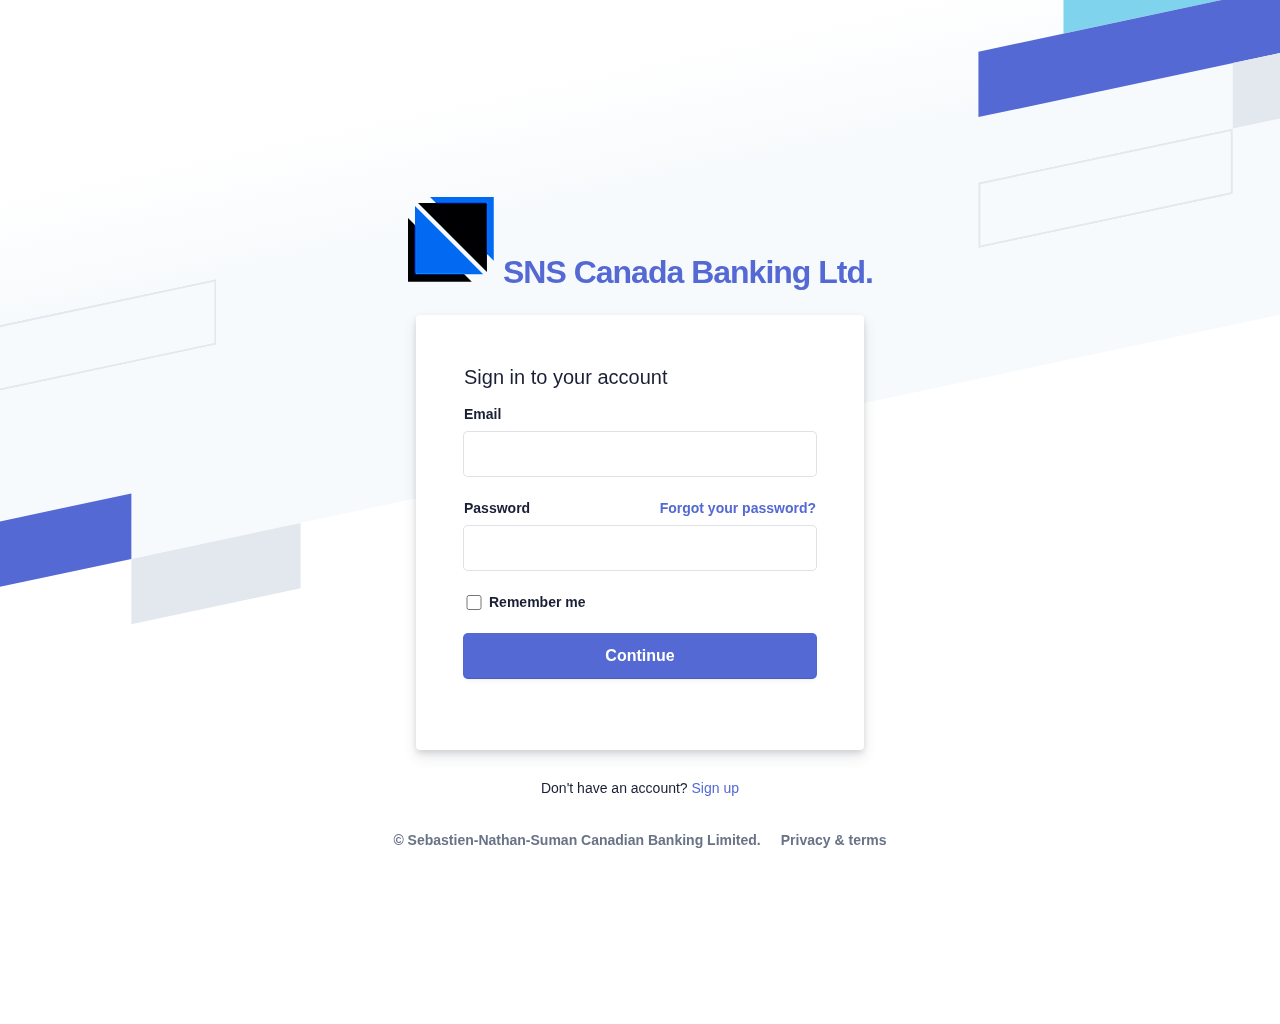
<file: index.html>
<!DOCTYPE html>
<html lang="en">

<head>
    <meta charset="UTF-8">
    <meta name="viewport" content="width=device-width, initial-scale=1">

    <title>SNS Banking Limited</title>
    <link rel="icon" href="Logo%20Mini.png">

    <!--Bootstrap CDN-->
    <script src="https://ajax.googleapis.com/ajax/libs/jquery/3.5.1/jquery.min.js"></script>
    <link href="https://cdn.jsdelivr.net/npm/bootstrap@5.1.0/dist/css/bootstrap.min.css" rel="stylesheet" integrity="sha384-KyZXEAg3QhqLMpG8r+8fhAXLRk2vvoC2f3B09zVXn8CA5QIVfZOJ3BCsw2P0p/We" crossorigin="anonymous">
    <script src="https://cdn.jsdelivr.net/npm/bootstrap@5.1.0/dist/js/bootstrap.bundle.min.js" integrity="sha384-U1DAWAznBHeqEIlVSCgzq+c9gqGAJn5c/t99JyeKa9xxaYpSvHU5awsuZVVFIhvj" crossorigin="anonymous"></script>

    <link rel="stylesheet" href="main.css">
    <!--Login Form CSS - custom-->
    <link rel="stylesheet" href="login_form.css">
</head>

<body>
    <div id="welcomePopup" class="modal fade" tabindex="-1">
        <div class="modal-dialog modal-dialog-centered">
            <div class="modal-content">
                <div class="modal-header">
                    <img src="Logo%20Mini.png" style="margin: auto; display: block;">
                </div>
                <div class="modal-body">

                    <p>Welcome to SNS Banking Limited.</p>
                </div>
                <div class="modal-footer">
                    <button type="button" class="btn btn-secondary" data-bs-dismiss="modal">Close</button>
                </div>
            </div>
        </div>
    </div>
    <!--Script-->
    <script type="text/javascript" src="welcomePopup.js">
    </script>

    <div class="login-root">
        <div class="box-root flex-flex flex-direction--column" style="min-height: 100vh;flex-grow: 1;">
            <div class="loginbackground box-background--white padding-top--64">
                <div class="loginbackground-gridContainer">
                    <div class="box-root flex-flex" style="grid-area: top / start / 8 / end;">
                        <div class="box-root" style="background-image: linear-gradient(white 0%, rgb(247, 250, 252) 33%); flex-grow: 1;">
                        </div>
                    </div>
                    <div class="box-root flex-flex" style="grid-area: 4 / 2 / auto / 5;">
                        <div class="box-root box-divider--light-all-2 animationLeftRight tans3s" style="flex-grow: 1;"></div>
                    </div>
                    <div class="box-root flex-flex" style="grid-area: 6 / start / auto / 2;">
                        <div class="box-root box-background--blue800" style="flex-grow: 1;"></div>
                    </div>
                    <div class="box-root flex-flex" style="grid-area: 7 / start / auto / 4;">
                        <div class="box-root box-background--blue animationLeftRight" style="flex-grow: 1;"></div>
                    </div>
                    <div class="box-root flex-flex" style="grid-area: 8 / 4 / auto / 6;">
                        <div class="box-root box-background--gray100 animationLeftRight tans3s" style="flex-grow: 1;"></div>
                    </div>
                    <div class="box-root flex-flex" style="grid-area: 2 / 15 / auto / end;">
                        <div class="box-root box-background--cyan200 animationRightLeft tans4s" style="flex-grow: 1;"></div>
                    </div>
                    <div class="box-root flex-flex" style="grid-area: 3 / 14 / auto / end;">
                        <div class="box-root box-background--blue animationRightLeft" style="flex-grow: 1;"></div>
                    </div>
                    <div class="box-root flex-flex" style="grid-area: 4 / 17 / auto / 20;">
                        <div class="box-root box-background--gray100 animationRightLeft tans4s" style="flex-grow: 1;"></div>
                    </div>
                    <div class="box-root flex-flex" style="grid-area: 5 / 14 / auto / 17;">
                        <div class="box-root box-divider--light-all-2 animationRightLeft tans3s" style="flex-grow: 1;"></div>
                    </div>
                </div>
            </div>
            <div class="box-root padding-top--24 flex-flex flex-direction--column" style="flex-grow: 1; z-index: 9;">
                <div class="box-root padding-top--48 padding-bottom--24 flex-flex flex-justifyContent--center">
                    <h1>
                        <img src="./Logo%20Mini.png">
                        <a href="#" rel="dofollow">SNS Canada Banking Ltd.</a>
                    </h1>
                </div>
                <div class="formbg-outer">
                    <div class="formbg">
                        <div class="formbg-inner padding-horizontal--48">
                            <span class="padding-bottom--15">Sign in to your account</span>
                            <form id="stripe-login" action="dashboard.html">
                                <div class="field padding-bottom--24">
                                    <label for="email">Email</label>
                                    <input type="email" name="email">
                                </div>
                                <div class="field padding-bottom--24">
                                    <div class="grid--50-50">
                                        <label for="password">Password</label>
                                        <div class="reset-pass">
                                            <a href="#">Forgot your password?</a>
                                        </div>
                                    </div>
                                    <input type="password" name="password">
                                </div>
                                <div class="field field-checkbox padding-bottom--24 flex-flex align-center">
                                    <label for="checkbox">
                                        <input type="checkbox" name="checkbox"> Remember me
                                    </label>
                                </div>
                                <div class="field padding-bottom--24">
                                    <input type="submit" name="submit" value="Continue">
                                </div>
                            </form>
                        </div>
                    </div>
                    <div class="footer-link padding-top--24">
                        <span>Don't have an account? <a href="signup_form.html">Sign up</a></span>
                        <div class="listing padding-top--24 padding-bottom--24 flex-flex center-center">
                            <span><a href="./index.html">© Sebastien-Nathan-Suman Canadian Banking Limited.</a></span>
                            <span><a href="tnc.html">Privacy & terms</a></span>
                        </div>
                    </div>
                </div>
            </div>
        </div>
    </div>
</body>
</html>
</file>
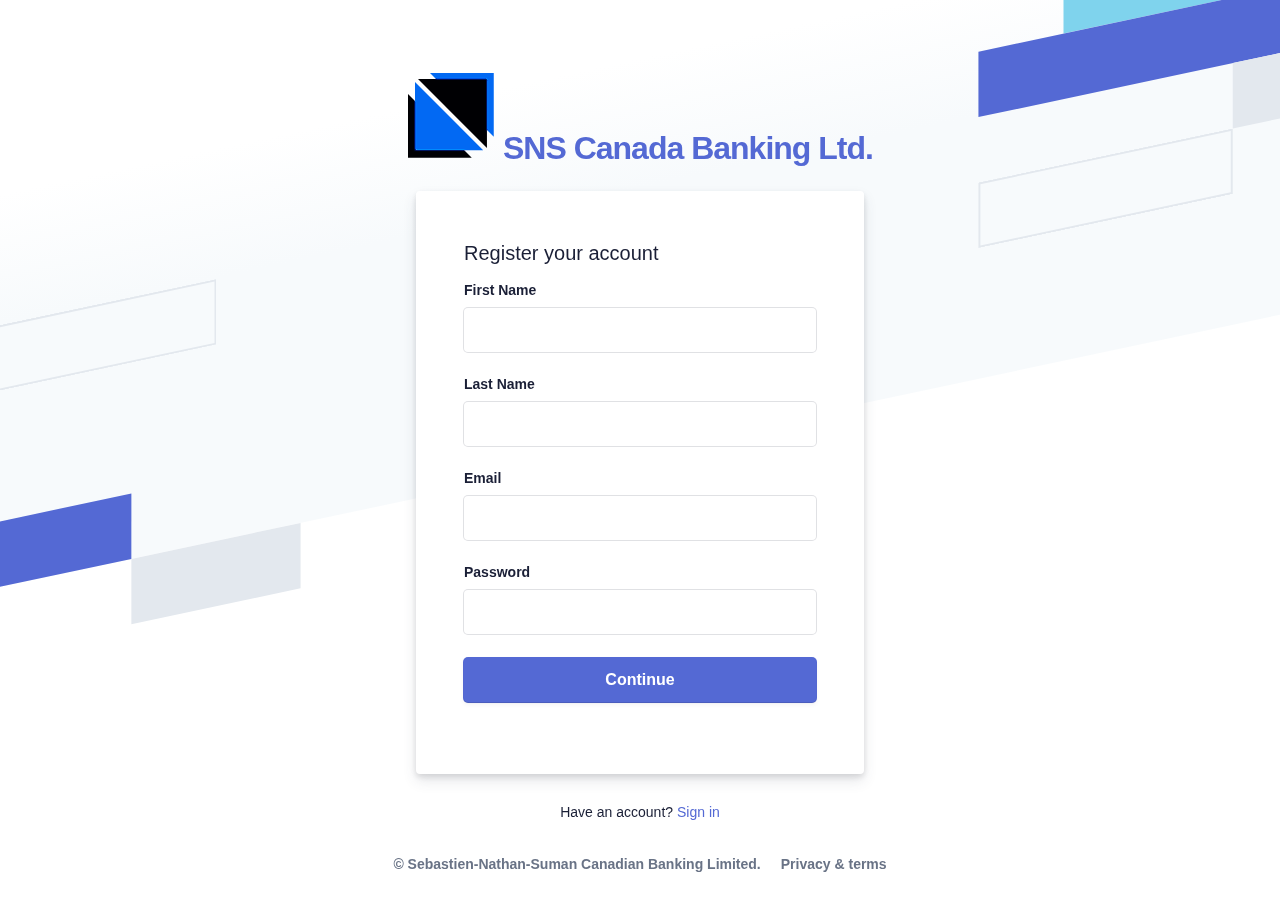
<file: signup_form.html>
<!DOCTYPE html>
<html lang="en">
<head>
    <meta charset="UTF-8">
    <meta name="viewport" content="width=device-width, initial-scale=1">

    <title>SNS Banking Limited</title>
    <link rel="icon" href="Logo%20Mini.png">

    <!--Bootstrap CDN-->
    <script src="https://ajax.googleapis.com/ajax/libs/jquery/3.5.1/jquery.min.js"></script>
    <link href="https://cdn.jsdelivr.net/npm/bootstrap@5.1.0/dist/css/bootstrap.min.css" rel="stylesheet" integrity="sha384-KyZXEAg3QhqLMpG8r+8fhAXLRk2vvoC2f3B09zVXn8CA5QIVfZOJ3BCsw2P0p/We" crossorigin="anonymous">
    <script src="https://cdn.jsdelivr.net/npm/bootstrap@5.1.0/dist/js/bootstrap.bundle.min.js" integrity="sha384-U1DAWAznBHeqEIlVSCgzq+c9gqGAJn5c/t99JyeKa9xxaYpSvHU5awsuZVVFIhvj" crossorigin="anonymous"></script>

    <link rel="stylesheet" href="main.css">
    <!--Login Form CSS - custom-->
    <link rel="stylesheet" href="signup_form.css">
    <link rel="stylesheet" href="login_form.css">
</head>
<body>
<div class="login-root">
    <div class="box-root flex-flex flex-direction--column" style="min-height: 100vh;flex-grow: 1;">
        <div class="loginbackground box-background--white padding-top--64">
            <div class="loginbackground-gridContainer">
                <div class="box-root flex-flex" style="grid-area: top / start / 8 / end;">
                    <div class="box-root" style="background-image: linear-gradient(white 0%, rgb(247, 250, 252) 33%); flex-grow: 1;">
                    </div>
                </div>
                <div class="box-root flex-flex" style="grid-area: 4 / 2 / auto / 5;">
                    <div class="box-root box-divider--light-all-2 animationLeftRight tans3s" style="flex-grow: 1;"></div>
                </div>
                <div class="box-root flex-flex" style="grid-area: 6 / start / auto / 2;">
                    <div class="box-root box-background--blue800" style="flex-grow: 1;"></div>
                </div>
                <div class="box-root flex-flex" style="grid-area: 7 / start / auto / 4;">
                    <div class="box-root box-background--blue animationLeftRight" style="flex-grow: 1;"></div>
                </div>
                <div class="box-root flex-flex" style="grid-area: 8 / 4 / auto / 6;">
                    <div class="box-root box-background--gray100 animationLeftRight tans3s" style="flex-grow: 1;"></div>
                </div>
                <div class="box-root flex-flex" style="grid-area: 2 / 15 / auto / end;">
                    <div class="box-root box-background--cyan200 animationRightLeft tans4s" style="flex-grow: 1;"></div>
                </div>
                <div class="box-root flex-flex" style="grid-area: 3 / 14 / auto / end;">
                    <div class="box-root box-background--blue animationRightLeft" style="flex-grow: 1;"></div>
                </div>
                <div class="box-root flex-flex" style="grid-area: 4 / 17 / auto / 20;">
                    <div class="box-root box-background--gray100 animationRightLeft tans4s" style="flex-grow: 1;"></div>
                </div>
                <div class="box-root flex-flex" style="grid-area: 5 / 14 / auto / 17;">
                    <div class="box-root box-divider--light-all-2 animationRightLeft tans3s" style="flex-grow: 1;"></div>
                </div>
            </div>
        </div>
        <div class="box-root padding-top--24 flex-flex flex-direction--column" style="flex-grow: 1; z-index: 9;">
            <div class="box-root padding-top--48 padding-bottom--24 flex-flex flex-justifyContent--center">
                <h1>
                    <img src="./Logo%20Mini.png">
                    <a href="#" rel="dofollow">SNS Canada Banking Ltd.</a>
                </h1>
            </div>
            <div class="formbg-outer">
                <div class="formbg">
                    <div class="formbg-inner padding-horizontal--48">
                        <span class="padding-bottom--15">Register your account</span>
                        <form id="stripe-login" action="signup_successful.html">
                            <div class="field padding-bottom--24">
                                <label for="fname">First Name</label>
                                <input type="text" name="fname">
                            </div>
                            <div class="field padding-bottom--24">
                                <label for="lname">Last Name</label>
                                <input type="email" name="lname">
                            </div>
                            <div class="field padding-bottom--24">
                                <label for="email">Email</label>
                                <input type="email" name="email">
                            </div>
                            <div class="field padding-bottom--24">
                                <div class="grid--50-50">
                                    <label for="password">Password</label>
                                </div>
                                <input type="password" name="password">
                            </div>
                            <div class="field padding-bottom--24">
                                <input type="submit" name="submit" value="Continue">
                            </div>
                        </form>
                    </div>
                </div>
                <div class="footer-link padding-top--24">
                    <span>Have an account? <a href="index.html">Sign in</a></span>
                    <div class="listing padding-top--24 padding-bottom--24 flex-flex center-center">
                        <span><a href="./index.html">© Sebastien-Nathan-Suman Canadian Banking Limited.</a></span>
                        <span><a href="tnc.html">Privacy & terms</a></span>
                    </div>
                </div>
            </div>
        </div>
    </div>
</div>
</body>
</html>
</file>
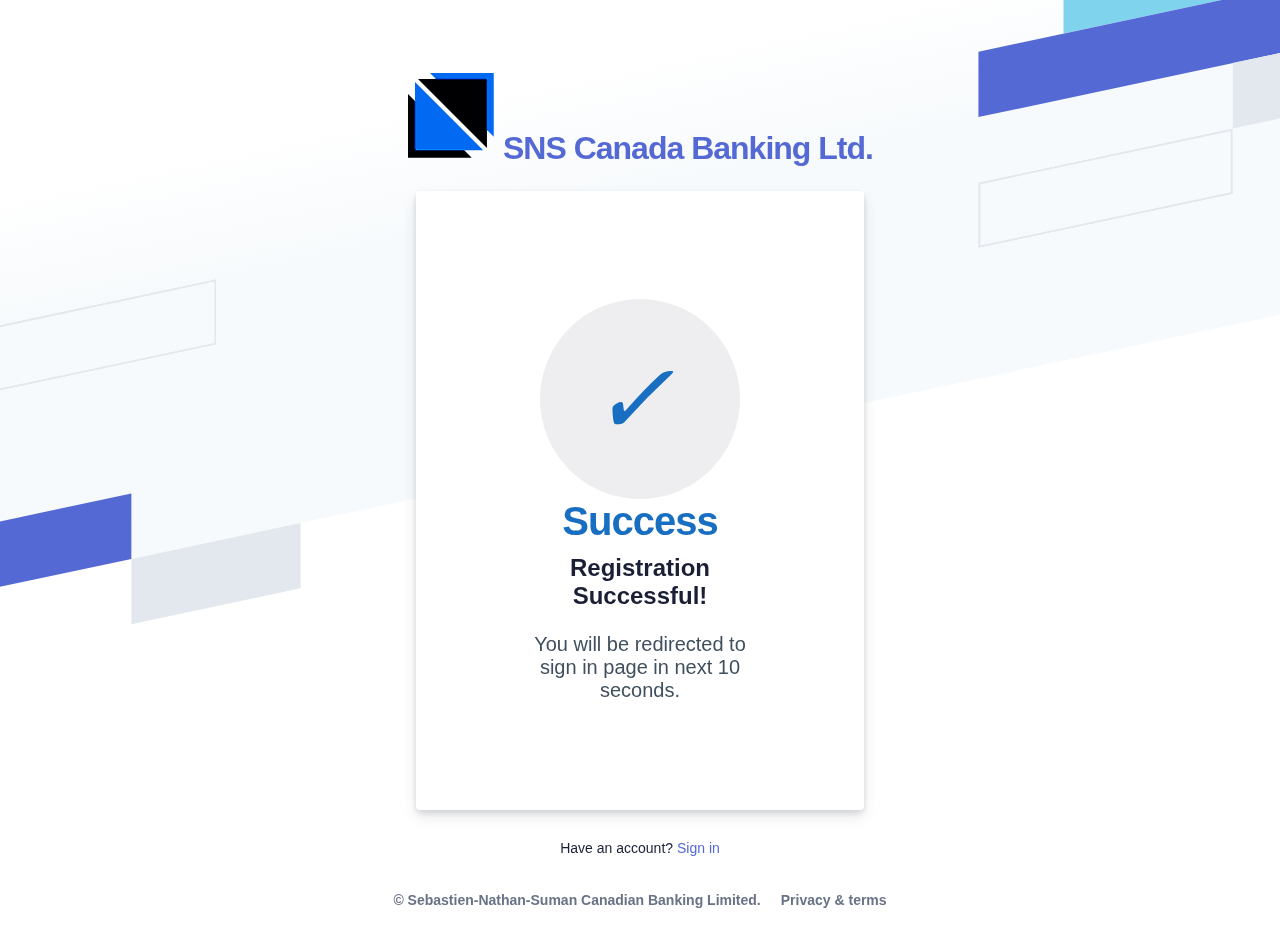
<file: signup_successful.html>
<!DOCTYPE html>
<html lang="en">
<head>
    <meta charset="UTF-8">
    <meta name="viewport" content="width=device-width, initial-scale=1">

    <meta http-equiv = "refresh" content = "10; url = index.html" />

    <title>SNS Banking Limited</title>
    <link rel="icon" href="Logo%20Mini.png">

    <!--Bootstrap CDN-->
    <script src="https://ajax.googleapis.com/ajax/libs/jquery/3.5.1/jquery.min.js"></script>
    <link href="https://cdn.jsdelivr.net/npm/bootstrap@5.1.0/dist/css/bootstrap.min.css" rel="stylesheet" integrity="sha384-KyZXEAg3QhqLMpG8r+8fhAXLRk2vvoC2f3B09zVXn8CA5QIVfZOJ3BCsw2P0p/We" crossorigin="anonymous">
    <script src="https://cdn.jsdelivr.net/npm/bootstrap@5.1.0/dist/js/bootstrap.bundle.min.js" integrity="sha384-U1DAWAznBHeqEIlVSCgzq+c9gqGAJn5c/t99JyeKa9xxaYpSvHU5awsuZVVFIhvj" crossorigin="anonymous"></script>

    <link rel="stylesheet" href="main.css">
    <!--Login Form CSS - custom-->
    <link rel="stylesheet" href="signup_form.css">
    <link rel="stylesheet" href="login_form.css">
    <link rel="stylesheet" href="success_card.css">
</head>
<body>
    <div class="login-root">
        <div class="box-root flex-flex flex-direction--column" style="min-height: 100vh;flex-grow: 1;">
            <div class="loginbackground box-background--white padding-top--64">
                <div class="loginbackground-gridContainer">
                    <div class="box-root flex-flex" style="grid-area: top / start / 8 / end;">
                        <div class="box-root" style="background-image: linear-gradient(white 0%, rgb(247, 250, 252) 33%); flex-grow: 1;">
                        </div>
                    </div>
                    <div class="box-root flex-flex" style="grid-area: 4 / 2 / auto / 5;">
                        <div class="box-root box-divider--light-all-2 animationLeftRight tans3s" style="flex-grow: 1;"></div>
                    </div>
                    <div class="box-root flex-flex" style="grid-area: 6 / start / auto / 2;">
                        <div class="box-root box-background--blue800" style="flex-grow: 1;"></div>
                    </div>
                    <div class="box-root flex-flex" style="grid-area: 7 / start / auto / 4;">
                        <div class="box-root box-background--blue animationLeftRight" style="flex-grow: 1;"></div>
                    </div>
                    <div class="box-root flex-flex" style="grid-area: 8 / 4 / auto / 6;">
                        <div class="box-root box-background--gray100 animationLeftRight tans3s" style="flex-grow: 1;"></div>
                    </div>
                    <div class="box-root flex-flex" style="grid-area: 2 / 15 / auto / end;">
                        <div class="box-root box-background--cyan200 animationRightLeft tans4s" style="flex-grow: 1;"></div>
                    </div>
                    <div class="box-root flex-flex" style="grid-area: 3 / 14 / auto / end;">
                        <div class="box-root box-background--blue animationRightLeft" style="flex-grow: 1;"></div>
                    </div>
                    <div class="box-root flex-flex" style="grid-area: 4 / 17 / auto / 20;">
                        <div class="box-root box-background--gray100 animationRightLeft tans4s" style="flex-grow: 1;"></div>
                    </div>
                    <div class="box-root flex-flex" style="grid-area: 5 / 14 / auto / 17;">
                        <div class="box-root box-divider--light-all-2 animationRightLeft tans3s" style="flex-grow: 1;"></div>
                    </div>
                </div>
            </div>
            <div class="box-root padding-top--24 flex-flex flex-direction--column" style="flex-grow: 1; z-index: 9;">
                <div class="box-root padding-top--48 padding-bottom--24 flex-flex flex-justifyContent--center">
                    <h1>
                        <img src="./Logo%20Mini.png">
                        <a href="#" rel="dofollow">SNS Canada Banking Ltd.</a>
                    </h1>
                </div>
                <div class="formbg-outer">
                    <div class="formbg">
                        <div class="formbg-inner padding-horizontal--48">
                            <div id="card">
                                <div style="border-radius:200px; height:200px; width:200px; background: rgba(14,7,28,0.07); margin:0 auto;">
                                    <i id="success-card-i" class="checkmark">&#10003;</i>
                                </div>
                                <h1 id="success-card-h1">Success</h1>
                                <p id="success-card-p">
                                    <b><span style="font-size: x-large;">Registration Successful!</span> </b>
                                    <br> You will be redirected to sign in page in next 10 seconds.
                                </p>
                            </div>
                        </div>
                    </div>
                    <div class="footer-link padding-top--24">
                        <span>Have an account? <a href="index.html">Sign in</a></span>
                        <div class="listing padding-top--24 padding-bottom--24 flex-flex center-center">
                            <span><a href="./index.html">© Sebastien-Nathan-Suman Canadian Banking Limited.</a></span>
                            <span><a href="tnc.html">Privacy & terms</a></span>
                        </div>
                    </div>
                </div>
            </div>
        </div>
    </div>
</body>
</html>
</file>
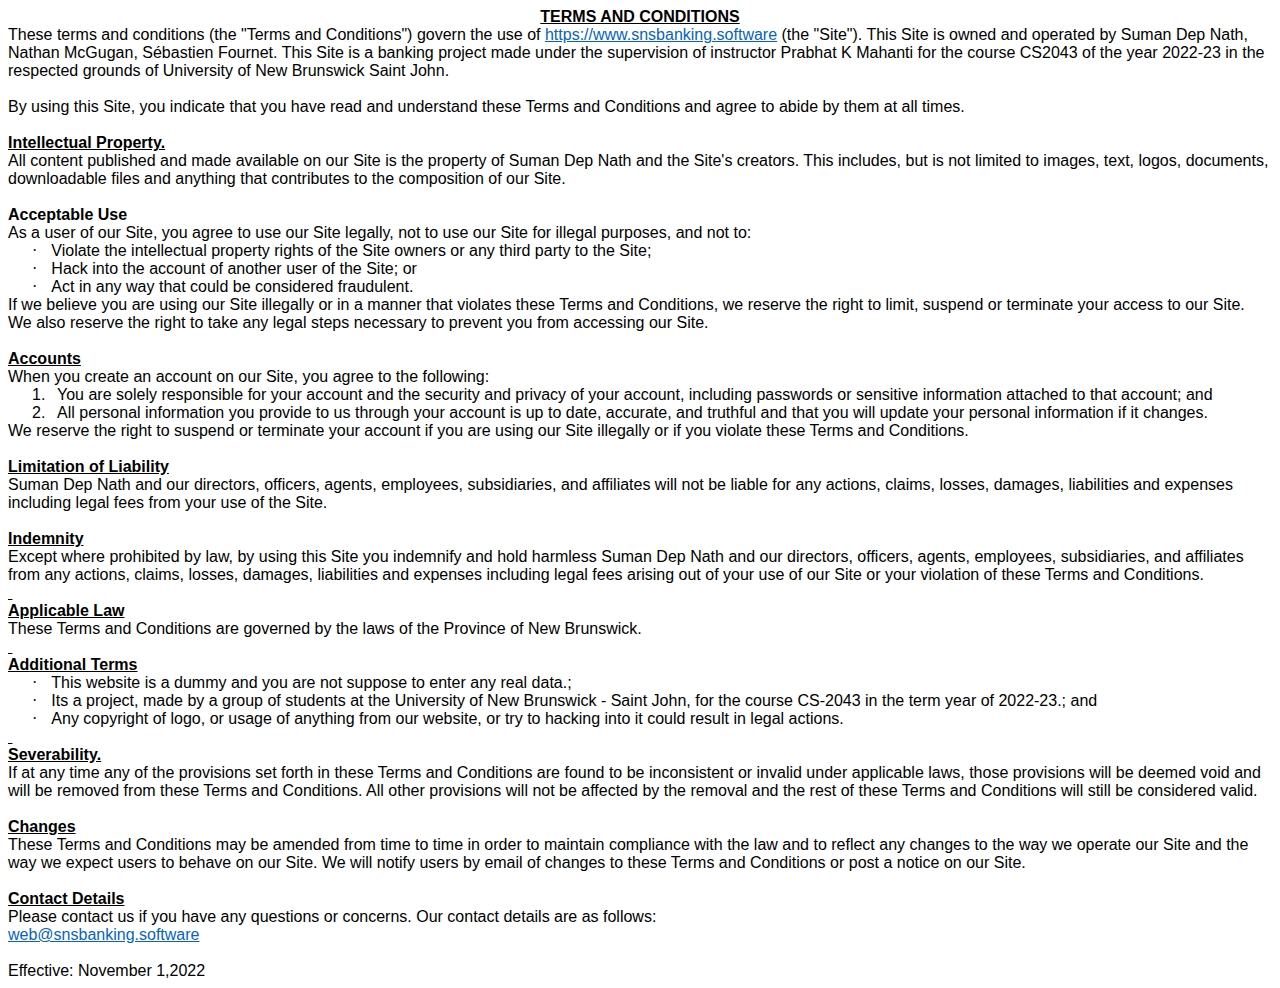
<file: tnc.html>
<html xmlns:o="urn:schemas-microsoft-com:office:office"
xmlns:w="urn:schemas-microsoft-com:office:word"
xmlns:m="http://schemas.microsoft.com/office/2004/12/omml"
xmlns="http://www.w3.org/TR/REC-html40">

<head>
<meta http-equiv=Content-Type content="text/html; charset=utf-8">
<meta name=ProgId content=Word.Document>
<meta name=Generator content="Microsoft Word 15">
<meta name=Originator content="Microsoft Word 15">
<link rel=File-List href="TERMS%20AND%20CONDITIONS.fld/filelist.xml">
<!--[if gte mso 9]><xml>
 <o:DocumentProperties>
  <o:Author>Suman Dep Nath</o:Author>
  <o:LastAuthor>Suman Dep Nath</o:LastAuthor>
  <o:Revision>2</o:Revision>
  <o:TotalTime>6</o:TotalTime>
  <o:Created>2022-11-30T15:55:00Z</o:Created>
  <o:LastSaved>2022-11-30T15:55:00Z</o:LastSaved>
  <o:Pages>1</o:Pages>
  <o:Words>602</o:Words>
  <o:Characters>3436</o:Characters>
  <o:Lines>28</o:Lines>
  <o:Paragraphs>8</o:Paragraphs>
  <o:CharactersWithSpaces>4030</o:CharactersWithSpaces>
  <o:Version>16.00</o:Version>
 </o:DocumentProperties>
 <o:OfficeDocumentSettings>
  <o:AllowPNG/>
 </o:OfficeDocumentSettings>
</xml><![endif]-->
<link rel=themeData href="TERMS%20AND%20CONDITIONS.fld/themedata.thmx">
<link rel=colorSchemeMapping
href="TERMS%20AND%20CONDITIONS.fld/colorschememapping.xml">
<!--[if gte mso 9]><xml>
 <w:WordDocument>
  <w:SpellingState>Clean</w:SpellingState>
  <w:GrammarState>Clean</w:GrammarState>
  <w:TrackMoves>false</w:TrackMoves>
  <w:TrackFormatting/>
  <w:PunctuationKerning/>
  <w:ValidateAgainstSchemas/>
  <w:SaveIfXMLInvalid>false</w:SaveIfXMLInvalid>
  <w:IgnoreMixedContent>false</w:IgnoreMixedContent>
  <w:AlwaysShowPlaceholderText>false</w:AlwaysShowPlaceholderText>
  <w:DoNotPromoteQF/>
  <w:LidThemeOther>EN-CA</w:LidThemeOther>
  <w:LidThemeAsian>X-NONE</w:LidThemeAsian>
  <w:LidThemeComplexScript>X-NONE</w:LidThemeComplexScript>
  <w:Compatibility>
   <w:BreakWrappedTables/>
   <w:SnapToGridInCell/>
   <w:WrapTextWithPunct/>
   <w:UseAsianBreakRules/>
   <w:DontGrowAutofit/>
   <w:SplitPgBreakAndParaMark/>
   <w:EnableOpenTypeKerning/>
   <w:DontFlipMirrorIndents/>
   <w:OverrideTableStyleHps/>
  </w:Compatibility>
  <m:mathPr>
   <m:mathFont m:val="Cambria Math"/>
   <m:brkBin m:val="before"/>
   <m:brkBinSub m:val="&#45;-"/>
   <m:smallFrac m:val="off"/>
   <m:dispDef/>
   <m:lMargin m:val="0"/>
   <m:rMargin m:val="0"/>
   <m:defJc m:val="centerGroup"/>
   <m:wrapIndent m:val="1440"/>
   <m:intLim m:val="subSup"/>
   <m:naryLim m:val="undOvr"/>
  </m:mathPr></w:WordDocument>
</xml><![endif]--><!--[if gte mso 9]><xml>
 <w:LatentStyles DefLockedState="false" DefUnhideWhenUsed="false"
  DefSemiHidden="false" DefQFormat="false" DefPriority="99"
  LatentStyleCount="376">
  <w:LsdException Locked="false" Priority="0" QFormat="true" Name="Normal"/>
  <w:LsdException Locked="false" Priority="9" QFormat="true" Name="heading 1"/>
  <w:LsdException Locked="false" Priority="9" SemiHidden="true"
   UnhideWhenUsed="true" QFormat="true" Name="heading 2"/>
  <w:LsdException Locked="false" Priority="9" SemiHidden="true"
   UnhideWhenUsed="true" QFormat="true" Name="heading 3"/>
  <w:LsdException Locked="false" Priority="9" SemiHidden="true"
   UnhideWhenUsed="true" QFormat="true" Name="heading 4"/>
  <w:LsdException Locked="false" Priority="9" SemiHidden="true"
   UnhideWhenUsed="true" QFormat="true" Name="heading 5"/>
  <w:LsdException Locked="false" Priority="9" SemiHidden="true"
   UnhideWhenUsed="true" QFormat="true" Name="heading 6"/>
  <w:LsdException Locked="false" Priority="9" SemiHidden="true"
   UnhideWhenUsed="true" QFormat="true" Name="heading 7"/>
  <w:LsdException Locked="false" Priority="9" SemiHidden="true"
   UnhideWhenUsed="true" QFormat="true" Name="heading 8"/>
  <w:LsdException Locked="false" Priority="9" SemiHidden="true"
   UnhideWhenUsed="true" QFormat="true" Name="heading 9"/>
  <w:LsdException Locked="false" SemiHidden="true" UnhideWhenUsed="true"
   Name="index 1"/>
  <w:LsdException Locked="false" SemiHidden="true" UnhideWhenUsed="true"
   Name="index 2"/>
  <w:LsdException Locked="false" SemiHidden="true" UnhideWhenUsed="true"
   Name="index 3"/>
  <w:LsdException Locked="false" SemiHidden="true" UnhideWhenUsed="true"
   Name="index 4"/>
  <w:LsdException Locked="false" SemiHidden="true" UnhideWhenUsed="true"
   Name="index 5"/>
  <w:LsdException Locked="false" SemiHidden="true" UnhideWhenUsed="true"
   Name="index 6"/>
  <w:LsdException Locked="false" SemiHidden="true" UnhideWhenUsed="true"
   Name="index 7"/>
  <w:LsdException Locked="false" SemiHidden="true" UnhideWhenUsed="true"
   Name="index 8"/>
  <w:LsdException Locked="false" SemiHidden="true" UnhideWhenUsed="true"
   Name="index 9"/>
  <w:LsdException Locked="false" Priority="39" SemiHidden="true"
   UnhideWhenUsed="true" Name="toc 1"/>
  <w:LsdException Locked="false" Priority="39" SemiHidden="true"
   UnhideWhenUsed="true" Name="toc 2"/>
  <w:LsdException Locked="false" Priority="39" SemiHidden="true"
   UnhideWhenUsed="true" Name="toc 3"/>
  <w:LsdException Locked="false" Priority="39" SemiHidden="true"
   UnhideWhenUsed="true" Name="toc 4"/>
  <w:LsdException Locked="false" Priority="39" SemiHidden="true"
   UnhideWhenUsed="true" Name="toc 5"/>
  <w:LsdException Locked="false" Priority="39" SemiHidden="true"
   UnhideWhenUsed="true" Name="toc 6"/>
  <w:LsdException Locked="false" Priority="39" SemiHidden="true"
   UnhideWhenUsed="true" Name="toc 7"/>
  <w:LsdException Locked="false" Priority="39" SemiHidden="true"
   UnhideWhenUsed="true" Name="toc 8"/>
  <w:LsdException Locked="false" Priority="39" SemiHidden="true"
   UnhideWhenUsed="true" Name="toc 9"/>
  <w:LsdException Locked="false" SemiHidden="true" UnhideWhenUsed="true"
   Name="Normal Indent"/>
  <w:LsdException Locked="false" SemiHidden="true" UnhideWhenUsed="true"
   Name="footnote text"/>
  <w:LsdException Locked="false" SemiHidden="true" UnhideWhenUsed="true"
   Name="annotation text"/>
  <w:LsdException Locked="false" SemiHidden="true" UnhideWhenUsed="true"
   Name="header"/>
  <w:LsdException Locked="false" SemiHidden="true" UnhideWhenUsed="true"
   Name="footer"/>
  <w:LsdException Locked="false" SemiHidden="true" UnhideWhenUsed="true"
   Name="index heading"/>
  <w:LsdException Locked="false" Priority="35" SemiHidden="true"
   UnhideWhenUsed="true" QFormat="true" Name="caption"/>
  <w:LsdException Locked="false" SemiHidden="true" UnhideWhenUsed="true"
   Name="table of figures"/>
  <w:LsdException Locked="false" SemiHidden="true" UnhideWhenUsed="true"
   Name="envelope address"/>
  <w:LsdException Locked="false" SemiHidden="true" UnhideWhenUsed="true"
   Name="envelope return"/>
  <w:LsdException Locked="false" SemiHidden="true" UnhideWhenUsed="true"
   Name="footnote reference"/>
  <w:LsdException Locked="false" SemiHidden="true" UnhideWhenUsed="true"
   Name="annotation reference"/>
  <w:LsdException Locked="false" SemiHidden="true" UnhideWhenUsed="true"
   Name="line number"/>
  <w:LsdException Locked="false" SemiHidden="true" UnhideWhenUsed="true"
   Name="page number"/>
  <w:LsdException Locked="false" SemiHidden="true" UnhideWhenUsed="true"
   Name="endnote reference"/>
  <w:LsdException Locked="false" SemiHidden="true" UnhideWhenUsed="true"
   Name="endnote text"/>
  <w:LsdException Locked="false" SemiHidden="true" UnhideWhenUsed="true"
   Name="table of authorities"/>
  <w:LsdException Locked="false" SemiHidden="true" UnhideWhenUsed="true"
   Name="macro"/>
  <w:LsdException Locked="false" SemiHidden="true" UnhideWhenUsed="true"
   Name="toa heading"/>
  <w:LsdException Locked="false" SemiHidden="true" UnhideWhenUsed="true"
   Name="List"/>
  <w:LsdException Locked="false" SemiHidden="true" UnhideWhenUsed="true"
   Name="List Bullet"/>
  <w:LsdException Locked="false" SemiHidden="true" UnhideWhenUsed="true"
   Name="List Number"/>
  <w:LsdException Locked="false" SemiHidden="true" UnhideWhenUsed="true"
   Name="List 2"/>
  <w:LsdException Locked="false" SemiHidden="true" UnhideWhenUsed="true"
   Name="List 3"/>
  <w:LsdException Locked="false" SemiHidden="true" UnhideWhenUsed="true"
   Name="List 4"/>
  <w:LsdException Locked="false" SemiHidden="true" UnhideWhenUsed="true"
   Name="List 5"/>
  <w:LsdException Locked="false" SemiHidden="true" UnhideWhenUsed="true"
   Name="List Bullet 2"/>
  <w:LsdException Locked="false" SemiHidden="true" UnhideWhenUsed="true"
   Name="List Bullet 3"/>
  <w:LsdException Locked="false" SemiHidden="true" UnhideWhenUsed="true"
   Name="List Bullet 4"/>
  <w:LsdException Locked="false" SemiHidden="true" UnhideWhenUsed="true"
   Name="List Bullet 5"/>
  <w:LsdException Locked="false" SemiHidden="true" UnhideWhenUsed="true"
   Name="List Number 2"/>
  <w:LsdException Locked="false" SemiHidden="true" UnhideWhenUsed="true"
   Name="List Number 3"/>
  <w:LsdException Locked="false" SemiHidden="true" UnhideWhenUsed="true"
   Name="List Number 4"/>
  <w:LsdException Locked="false" SemiHidden="true" UnhideWhenUsed="true"
   Name="List Number 5"/>
  <w:LsdException Locked="false" Priority="10" QFormat="true" Name="Title"/>
  <w:LsdException Locked="false" SemiHidden="true" UnhideWhenUsed="true"
   Name="Closing"/>
  <w:LsdException Locked="false" SemiHidden="true" UnhideWhenUsed="true"
   Name="Signature"/>
  <w:LsdException Locked="false" Priority="1" SemiHidden="true"
   UnhideWhenUsed="true" Name="Default Paragraph Font"/>
  <w:LsdException Locked="false" SemiHidden="true" UnhideWhenUsed="true"
   Name="Body Text"/>
  <w:LsdException Locked="false" SemiHidden="true" UnhideWhenUsed="true"
   Name="Body Text Indent"/>
  <w:LsdException Locked="false" SemiHidden="true" UnhideWhenUsed="true"
   Name="List Continue"/>
  <w:LsdException Locked="false" SemiHidden="true" UnhideWhenUsed="true"
   Name="List Continue 2"/>
  <w:LsdException Locked="false" SemiHidden="true" UnhideWhenUsed="true"
   Name="List Continue 3"/>
  <w:LsdException Locked="false" SemiHidden="true" UnhideWhenUsed="true"
   Name="List Continue 4"/>
  <w:LsdException Locked="false" SemiHidden="true" UnhideWhenUsed="true"
   Name="List Continue 5"/>
  <w:LsdException Locked="false" SemiHidden="true" UnhideWhenUsed="true"
   Name="Message Header"/>
  <w:LsdException Locked="false" Priority="11" QFormat="true" Name="Subtitle"/>
  <w:LsdException Locked="false" SemiHidden="true" UnhideWhenUsed="true"
   Name="Salutation"/>
  <w:LsdException Locked="false" SemiHidden="true" UnhideWhenUsed="true"
   Name="Date"/>
  <w:LsdException Locked="false" SemiHidden="true" UnhideWhenUsed="true"
   Name="Body Text First Indent"/>
  <w:LsdException Locked="false" SemiHidden="true" UnhideWhenUsed="true"
   Name="Body Text First Indent 2"/>
  <w:LsdException Locked="false" SemiHidden="true" UnhideWhenUsed="true"
   Name="Note Heading"/>
  <w:LsdException Locked="false" SemiHidden="true" UnhideWhenUsed="true"
   Name="Body Text 2"/>
  <w:LsdException Locked="false" SemiHidden="true" UnhideWhenUsed="true"
   Name="Body Text 3"/>
  <w:LsdException Locked="false" SemiHidden="true" UnhideWhenUsed="true"
   Name="Body Text Indent 2"/>
  <w:LsdException Locked="false" SemiHidden="true" UnhideWhenUsed="true"
   Name="Body Text Indent 3"/>
  <w:LsdException Locked="false" SemiHidden="true" UnhideWhenUsed="true"
   Name="Block Text"/>
  <w:LsdException Locked="false" SemiHidden="true" UnhideWhenUsed="true"
   Name="Hyperlink"/>
  <w:LsdException Locked="false" SemiHidden="true" UnhideWhenUsed="true"
   Name="FollowedHyperlink"/>
  <w:LsdException Locked="false" Priority="22" QFormat="true" Name="Strong"/>
  <w:LsdException Locked="false" Priority="20" QFormat="true" Name="Emphasis"/>
  <w:LsdException Locked="false" SemiHidden="true" UnhideWhenUsed="true"
   Name="Document Map"/>
  <w:LsdException Locked="false" SemiHidden="true" UnhideWhenUsed="true"
   Name="Plain Text"/>
  <w:LsdException Locked="false" SemiHidden="true" UnhideWhenUsed="true"
   Name="E-mail Signature"/>
  <w:LsdException Locked="false" SemiHidden="true" UnhideWhenUsed="true"
   Name="HTML Top of Form"/>
  <w:LsdException Locked="false" SemiHidden="true" UnhideWhenUsed="true"
   Name="HTML Bottom of Form"/>
  <w:LsdException Locked="false" SemiHidden="true" UnhideWhenUsed="true"
   Name="Normal (Web)"/>
  <w:LsdException Locked="false" SemiHidden="true" UnhideWhenUsed="true"
   Name="HTML Acronym"/>
  <w:LsdException Locked="false" SemiHidden="true" UnhideWhenUsed="true"
   Name="HTML Address"/>
  <w:LsdException Locked="false" SemiHidden="true" UnhideWhenUsed="true"
   Name="HTML Cite"/>
  <w:LsdException Locked="false" SemiHidden="true" UnhideWhenUsed="true"
   Name="HTML Code"/>
  <w:LsdException Locked="false" SemiHidden="true" UnhideWhenUsed="true"
   Name="HTML Definition"/>
  <w:LsdException Locked="false" SemiHidden="true" UnhideWhenUsed="true"
   Name="HTML Keyboard"/>
  <w:LsdException Locked="false" SemiHidden="true" UnhideWhenUsed="true"
   Name="HTML Preformatted"/>
  <w:LsdException Locked="false" SemiHidden="true" UnhideWhenUsed="true"
   Name="HTML Sample"/>
  <w:LsdException Locked="false" SemiHidden="true" UnhideWhenUsed="true"
   Name="HTML Typewriter"/>
  <w:LsdException Locked="false" SemiHidden="true" UnhideWhenUsed="true"
   Name="HTML Variable"/>
  <w:LsdException Locked="false" SemiHidden="true" UnhideWhenUsed="true"
   Name="Normal Table"/>
  <w:LsdException Locked="false" SemiHidden="true" UnhideWhenUsed="true"
   Name="annotation subject"/>
  <w:LsdException Locked="false" SemiHidden="true" UnhideWhenUsed="true"
   Name="No List"/>
  <w:LsdException Locked="false" SemiHidden="true" UnhideWhenUsed="true"
   Name="Outline List 1"/>
  <w:LsdException Locked="false" SemiHidden="true" UnhideWhenUsed="true"
   Name="Outline List 2"/>
  <w:LsdException Locked="false" SemiHidden="true" UnhideWhenUsed="true"
   Name="Outline List 3"/>
  <w:LsdException Locked="false" SemiHidden="true" UnhideWhenUsed="true"
   Name="Table Simple 1"/>
  <w:LsdException Locked="false" SemiHidden="true" UnhideWhenUsed="true"
   Name="Table Simple 2"/>
  <w:LsdException Locked="false" SemiHidden="true" UnhideWhenUsed="true"
   Name="Table Simple 3"/>
  <w:LsdException Locked="false" SemiHidden="true" UnhideWhenUsed="true"
   Name="Table Classic 1"/>
  <w:LsdException Locked="false" SemiHidden="true" UnhideWhenUsed="true"
   Name="Table Classic 2"/>
  <w:LsdException Locked="false" SemiHidden="true" UnhideWhenUsed="true"
   Name="Table Classic 3"/>
  <w:LsdException Locked="false" SemiHidden="true" UnhideWhenUsed="true"
   Name="Table Classic 4"/>
  <w:LsdException Locked="false" SemiHidden="true" UnhideWhenUsed="true"
   Name="Table Colorful 1"/>
  <w:LsdException Locked="false" SemiHidden="true" UnhideWhenUsed="true"
   Name="Table Colorful 2"/>
  <w:LsdException Locked="false" SemiHidden="true" UnhideWhenUsed="true"
   Name="Table Colorful 3"/>
  <w:LsdException Locked="false" SemiHidden="true" UnhideWhenUsed="true"
   Name="Table Columns 1"/>
  <w:LsdException Locked="false" SemiHidden="true" UnhideWhenUsed="true"
   Name="Table Columns 2"/>
  <w:LsdException Locked="false" SemiHidden="true" UnhideWhenUsed="true"
   Name="Table Columns 3"/>
  <w:LsdException Locked="false" SemiHidden="true" UnhideWhenUsed="true"
   Name="Table Columns 4"/>
  <w:LsdException Locked="false" SemiHidden="true" UnhideWhenUsed="true"
   Name="Table Columns 5"/>
  <w:LsdException Locked="false" SemiHidden="true" UnhideWhenUsed="true"
   Name="Table Grid 1"/>
  <w:LsdException Locked="false" SemiHidden="true" UnhideWhenUsed="true"
   Name="Table Grid 2"/>
  <w:LsdException Locked="false" SemiHidden="true" UnhideWhenUsed="true"
   Name="Table Grid 3"/>
  <w:LsdException Locked="false" SemiHidden="true" UnhideWhenUsed="true"
   Name="Table Grid 4"/>
  <w:LsdException Locked="false" SemiHidden="true" UnhideWhenUsed="true"
   Name="Table Grid 5"/>
  <w:LsdException Locked="false" SemiHidden="true" UnhideWhenUsed="true"
   Name="Table Grid 6"/>
  <w:LsdException Locked="false" SemiHidden="true" UnhideWhenUsed="true"
   Name="Table Grid 7"/>
  <w:LsdException Locked="false" SemiHidden="true" UnhideWhenUsed="true"
   Name="Table Grid 8"/>
  <w:LsdException Locked="false" SemiHidden="true" UnhideWhenUsed="true"
   Name="Table List 1"/>
  <w:LsdException Locked="false" SemiHidden="true" UnhideWhenUsed="true"
   Name="Table List 2"/>
  <w:LsdException Locked="false" SemiHidden="true" UnhideWhenUsed="true"
   Name="Table List 3"/>
  <w:LsdException Locked="false" SemiHidden="true" UnhideWhenUsed="true"
   Name="Table List 4"/>
  <w:LsdException Locked="false" SemiHidden="true" UnhideWhenUsed="true"
   Name="Table List 5"/>
  <w:LsdException Locked="false" SemiHidden="true" UnhideWhenUsed="true"
   Name="Table List 6"/>
  <w:LsdException Locked="false" SemiHidden="true" UnhideWhenUsed="true"
   Name="Table List 7"/>
  <w:LsdException Locked="false" SemiHidden="true" UnhideWhenUsed="true"
   Name="Table List 8"/>
  <w:LsdException Locked="false" SemiHidden="true" UnhideWhenUsed="true"
   Name="Table 3D effects 1"/>
  <w:LsdException Locked="false" SemiHidden="true" UnhideWhenUsed="true"
   Name="Table 3D effects 2"/>
  <w:LsdException Locked="false" SemiHidden="true" UnhideWhenUsed="true"
   Name="Table 3D effects 3"/>
  <w:LsdException Locked="false" SemiHidden="true" UnhideWhenUsed="true"
   Name="Table Contemporary"/>
  <w:LsdException Locked="false" SemiHidden="true" UnhideWhenUsed="true"
   Name="Table Elegant"/>
  <w:LsdException Locked="false" SemiHidden="true" UnhideWhenUsed="true"
   Name="Table Professional"/>
  <w:LsdException Locked="false" SemiHidden="true" UnhideWhenUsed="true"
   Name="Table Subtle 1"/>
  <w:LsdException Locked="false" SemiHidden="true" UnhideWhenUsed="true"
   Name="Table Subtle 2"/>
  <w:LsdException Locked="false" SemiHidden="true" UnhideWhenUsed="true"
   Name="Table Web 1"/>
  <w:LsdException Locked="false" SemiHidden="true" UnhideWhenUsed="true"
   Name="Table Web 2"/>
  <w:LsdException Locked="false" SemiHidden="true" UnhideWhenUsed="true"
   Name="Table Web 3"/>
  <w:LsdException Locked="false" SemiHidden="true" UnhideWhenUsed="true"
   Name="Balloon Text"/>
  <w:LsdException Locked="false" Priority="39" Name="Table Grid"/>
  <w:LsdException Locked="false" SemiHidden="true" UnhideWhenUsed="true"
   Name="Table Theme"/>
  <w:LsdException Locked="false" SemiHidden="true" Name="Placeholder Text"/>
  <w:LsdException Locked="false" Priority="1" QFormat="true" Name="No Spacing"/>
  <w:LsdException Locked="false" Priority="60" Name="Light Shading"/>
  <w:LsdException Locked="false" Priority="61" Name="Light List"/>
  <w:LsdException Locked="false" Priority="62" Name="Light Grid"/>
  <w:LsdException Locked="false" Priority="63" Name="Medium Shading 1"/>
  <w:LsdException Locked="false" Priority="64" Name="Medium Shading 2"/>
  <w:LsdException Locked="false" Priority="65" Name="Medium List 1"/>
  <w:LsdException Locked="false" Priority="66" Name="Medium List 2"/>
  <w:LsdException Locked="false" Priority="67" Name="Medium Grid 1"/>
  <w:LsdException Locked="false" Priority="68" Name="Medium Grid 2"/>
  <w:LsdException Locked="false" Priority="69" Name="Medium Grid 3"/>
  <w:LsdException Locked="false" Priority="70" Name="Dark List"/>
  <w:LsdException Locked="false" Priority="71" Name="Colorful Shading"/>
  <w:LsdException Locked="false" Priority="72" Name="Colorful List"/>
  <w:LsdException Locked="false" Priority="73" Name="Colorful Grid"/>
  <w:LsdException Locked="false" Priority="60" Name="Light Shading Accent 1"/>
  <w:LsdException Locked="false" Priority="61" Name="Light List Accent 1"/>
  <w:LsdException Locked="false" Priority="62" Name="Light Grid Accent 1"/>
  <w:LsdException Locked="false" Priority="63" Name="Medium Shading 1 Accent 1"/>
  <w:LsdException Locked="false" Priority="64" Name="Medium Shading 2 Accent 1"/>
  <w:LsdException Locked="false" Priority="65" Name="Medium List 1 Accent 1"/>
  <w:LsdException Locked="false" SemiHidden="true" Name="Revision"/>
  <w:LsdException Locked="false" Priority="34" QFormat="true"
   Name="List Paragraph"/>
  <w:LsdException Locked="false" Priority="29" QFormat="true" Name="Quote"/>
  <w:LsdException Locked="false" Priority="30" QFormat="true"
   Name="Intense Quote"/>
  <w:LsdException Locked="false" Priority="66" Name="Medium List 2 Accent 1"/>
  <w:LsdException Locked="false" Priority="67" Name="Medium Grid 1 Accent 1"/>
  <w:LsdException Locked="false" Priority="68" Name="Medium Grid 2 Accent 1"/>
  <w:LsdException Locked="false" Priority="69" Name="Medium Grid 3 Accent 1"/>
  <w:LsdException Locked="false" Priority="70" Name="Dark List Accent 1"/>
  <w:LsdException Locked="false" Priority="71" Name="Colorful Shading Accent 1"/>
  <w:LsdException Locked="false" Priority="72" Name="Colorful List Accent 1"/>
  <w:LsdException Locked="false" Priority="73" Name="Colorful Grid Accent 1"/>
  <w:LsdException Locked="false" Priority="60" Name="Light Shading Accent 2"/>
  <w:LsdException Locked="false" Priority="61" Name="Light List Accent 2"/>
  <w:LsdException Locked="false" Priority="62" Name="Light Grid Accent 2"/>
  <w:LsdException Locked="false" Priority="63" Name="Medium Shading 1 Accent 2"/>
  <w:LsdException Locked="false" Priority="64" Name="Medium Shading 2 Accent 2"/>
  <w:LsdException Locked="false" Priority="65" Name="Medium List 1 Accent 2"/>
  <w:LsdException Locked="false" Priority="66" Name="Medium List 2 Accent 2"/>
  <w:LsdException Locked="false" Priority="67" Name="Medium Grid 1 Accent 2"/>
  <w:LsdException Locked="false" Priority="68" Name="Medium Grid 2 Accent 2"/>
  <w:LsdException Locked="false" Priority="69" Name="Medium Grid 3 Accent 2"/>
  <w:LsdException Locked="false" Priority="70" Name="Dark List Accent 2"/>
  <w:LsdException Locked="false" Priority="71" Name="Colorful Shading Accent 2"/>
  <w:LsdException Locked="false" Priority="72" Name="Colorful List Accent 2"/>
  <w:LsdException Locked="false" Priority="73" Name="Colorful Grid Accent 2"/>
  <w:LsdException Locked="false" Priority="60" Name="Light Shading Accent 3"/>
  <w:LsdException Locked="false" Priority="61" Name="Light List Accent 3"/>
  <w:LsdException Locked="false" Priority="62" Name="Light Grid Accent 3"/>
  <w:LsdException Locked="false" Priority="63" Name="Medium Shading 1 Accent 3"/>
  <w:LsdException Locked="false" Priority="64" Name="Medium Shading 2 Accent 3"/>
  <w:LsdException Locked="false" Priority="65" Name="Medium List 1 Accent 3"/>
  <w:LsdException Locked="false" Priority="66" Name="Medium List 2 Accent 3"/>
  <w:LsdException Locked="false" Priority="67" Name="Medium Grid 1 Accent 3"/>
  <w:LsdException Locked="false" Priority="68" Name="Medium Grid 2 Accent 3"/>
  <w:LsdException Locked="false" Priority="69" Name="Medium Grid 3 Accent 3"/>
  <w:LsdException Locked="false" Priority="70" Name="Dark List Accent 3"/>
  <w:LsdException Locked="false" Priority="71" Name="Colorful Shading Accent 3"/>
  <w:LsdException Locked="false" Priority="72" Name="Colorful List Accent 3"/>
  <w:LsdException Locked="false" Priority="73" Name="Colorful Grid Accent 3"/>
  <w:LsdException Locked="false" Priority="60" Name="Light Shading Accent 4"/>
  <w:LsdException Locked="false" Priority="61" Name="Light List Accent 4"/>
  <w:LsdException Locked="false" Priority="62" Name="Light Grid Accent 4"/>
  <w:LsdException Locked="false" Priority="63" Name="Medium Shading 1 Accent 4"/>
  <w:LsdException Locked="false" Priority="64" Name="Medium Shading 2 Accent 4"/>
  <w:LsdException Locked="false" Priority="65" Name="Medium List 1 Accent 4"/>
  <w:LsdException Locked="false" Priority="66" Name="Medium List 2 Accent 4"/>
  <w:LsdException Locked="false" Priority="67" Name="Medium Grid 1 Accent 4"/>
  <w:LsdException Locked="false" Priority="68" Name="Medium Grid 2 Accent 4"/>
  <w:LsdException Locked="false" Priority="69" Name="Medium Grid 3 Accent 4"/>
  <w:LsdException Locked="false" Priority="70" Name="Dark List Accent 4"/>
  <w:LsdException Locked="false" Priority="71" Name="Colorful Shading Accent 4"/>
  <w:LsdException Locked="false" Priority="72" Name="Colorful List Accent 4"/>
  <w:LsdException Locked="false" Priority="73" Name="Colorful Grid Accent 4"/>
  <w:LsdException Locked="false" Priority="60" Name="Light Shading Accent 5"/>
  <w:LsdException Locked="false" Priority="61" Name="Light List Accent 5"/>
  <w:LsdException Locked="false" Priority="62" Name="Light Grid Accent 5"/>
  <w:LsdException Locked="false" Priority="63" Name="Medium Shading 1 Accent 5"/>
  <w:LsdException Locked="false" Priority="64" Name="Medium Shading 2 Accent 5"/>
  <w:LsdException Locked="false" Priority="65" Name="Medium List 1 Accent 5"/>
  <w:LsdException Locked="false" Priority="66" Name="Medium List 2 Accent 5"/>
  <w:LsdException Locked="false" Priority="67" Name="Medium Grid 1 Accent 5"/>
  <w:LsdException Locked="false" Priority="68" Name="Medium Grid 2 Accent 5"/>
  <w:LsdException Locked="false" Priority="69" Name="Medium Grid 3 Accent 5"/>
  <w:LsdException Locked="false" Priority="70" Name="Dark List Accent 5"/>
  <w:LsdException Locked="false" Priority="71" Name="Colorful Shading Accent 5"/>
  <w:LsdException Locked="false" Priority="72" Name="Colorful List Accent 5"/>
  <w:LsdException Locked="false" Priority="73" Name="Colorful Grid Accent 5"/>
  <w:LsdException Locked="false" Priority="60" Name="Light Shading Accent 6"/>
  <w:LsdException Locked="false" Priority="61" Name="Light List Accent 6"/>
  <w:LsdException Locked="false" Priority="62" Name="Light Grid Accent 6"/>
  <w:LsdException Locked="false" Priority="63" Name="Medium Shading 1 Accent 6"/>
  <w:LsdException Locked="false" Priority="64" Name="Medium Shading 2 Accent 6"/>
  <w:LsdException Locked="false" Priority="65" Name="Medium List 1 Accent 6"/>
  <w:LsdException Locked="false" Priority="66" Name="Medium List 2 Accent 6"/>
  <w:LsdException Locked="false" Priority="67" Name="Medium Grid 1 Accent 6"/>
  <w:LsdException Locked="false" Priority="68" Name="Medium Grid 2 Accent 6"/>
  <w:LsdException Locked="false" Priority="69" Name="Medium Grid 3 Accent 6"/>
  <w:LsdException Locked="false" Priority="70" Name="Dark List Accent 6"/>
  <w:LsdException Locked="false" Priority="71" Name="Colorful Shading Accent 6"/>
  <w:LsdException Locked="false" Priority="72" Name="Colorful List Accent 6"/>
  <w:LsdException Locked="false" Priority="73" Name="Colorful Grid Accent 6"/>
  <w:LsdException Locked="false" Priority="19" QFormat="true"
   Name="Subtle Emphasis"/>
  <w:LsdException Locked="false" Priority="21" QFormat="true"
   Name="Intense Emphasis"/>
  <w:LsdException Locked="false" Priority="31" QFormat="true"
   Name="Subtle Reference"/>
  <w:LsdException Locked="false" Priority="32" QFormat="true"
   Name="Intense Reference"/>
  <w:LsdException Locked="false" Priority="33" QFormat="true" Name="Book Title"/>
  <w:LsdException Locked="false" Priority="37" SemiHidden="true"
   UnhideWhenUsed="true" Name="Bibliography"/>
  <w:LsdException Locked="false" Priority="39" SemiHidden="true"
   UnhideWhenUsed="true" QFormat="true" Name="TOC Heading"/>
  <w:LsdException Locked="false" Priority="41" Name="Plain Table 1"/>
  <w:LsdException Locked="false" Priority="42" Name="Plain Table 2"/>
  <w:LsdException Locked="false" Priority="43" Name="Plain Table 3"/>
  <w:LsdException Locked="false" Priority="44" Name="Plain Table 4"/>
  <w:LsdException Locked="false" Priority="45" Name="Plain Table 5"/>
  <w:LsdException Locked="false" Priority="40" Name="Grid Table Light"/>
  <w:LsdException Locked="false" Priority="46" Name="Grid Table 1 Light"/>
  <w:LsdException Locked="false" Priority="47" Name="Grid Table 2"/>
  <w:LsdException Locked="false" Priority="48" Name="Grid Table 3"/>
  <w:LsdException Locked="false" Priority="49" Name="Grid Table 4"/>
  <w:LsdException Locked="false" Priority="50" Name="Grid Table 5 Dark"/>
  <w:LsdException Locked="false" Priority="51" Name="Grid Table 6 Colorful"/>
  <w:LsdException Locked="false" Priority="52" Name="Grid Table 7 Colorful"/>
  <w:LsdException Locked="false" Priority="46"
   Name="Grid Table 1 Light Accent 1"/>
  <w:LsdException Locked="false" Priority="47" Name="Grid Table 2 Accent 1"/>
  <w:LsdException Locked="false" Priority="48" Name="Grid Table 3 Accent 1"/>
  <w:LsdException Locked="false" Priority="49" Name="Grid Table 4 Accent 1"/>
  <w:LsdException Locked="false" Priority="50" Name="Grid Table 5 Dark Accent 1"/>
  <w:LsdException Locked="false" Priority="51"
   Name="Grid Table 6 Colorful Accent 1"/>
  <w:LsdException Locked="false" Priority="52"
   Name="Grid Table 7 Colorful Accent 1"/>
  <w:LsdException Locked="false" Priority="46"
   Name="Grid Table 1 Light Accent 2"/>
  <w:LsdException Locked="false" Priority="47" Name="Grid Table 2 Accent 2"/>
  <w:LsdException Locked="false" Priority="48" Name="Grid Table 3 Accent 2"/>
  <w:LsdException Locked="false" Priority="49" Name="Grid Table 4 Accent 2"/>
  <w:LsdException Locked="false" Priority="50" Name="Grid Table 5 Dark Accent 2"/>
  <w:LsdException Locked="false" Priority="51"
   Name="Grid Table 6 Colorful Accent 2"/>
  <w:LsdException Locked="false" Priority="52"
   Name="Grid Table 7 Colorful Accent 2"/>
  <w:LsdException Locked="false" Priority="46"
   Name="Grid Table 1 Light Accent 3"/>
  <w:LsdException Locked="false" Priority="47" Name="Grid Table 2 Accent 3"/>
  <w:LsdException Locked="false" Priority="48" Name="Grid Table 3 Accent 3"/>
  <w:LsdException Locked="false" Priority="49" Name="Grid Table 4 Accent 3"/>
  <w:LsdException Locked="false" Priority="50" Name="Grid Table 5 Dark Accent 3"/>
  <w:LsdException Locked="false" Priority="51"
   Name="Grid Table 6 Colorful Accent 3"/>
  <w:LsdException Locked="false" Priority="52"
   Name="Grid Table 7 Colorful Accent 3"/>
  <w:LsdException Locked="false" Priority="46"
   Name="Grid Table 1 Light Accent 4"/>
  <w:LsdException Locked="false" Priority="47" Name="Grid Table 2 Accent 4"/>
  <w:LsdException Locked="false" Priority="48" Name="Grid Table 3 Accent 4"/>
  <w:LsdException Locked="false" Priority="49" Name="Grid Table 4 Accent 4"/>
  <w:LsdException Locked="false" Priority="50" Name="Grid Table 5 Dark Accent 4"/>
  <w:LsdException Locked="false" Priority="51"
   Name="Grid Table 6 Colorful Accent 4"/>
  <w:LsdException Locked="false" Priority="52"
   Name="Grid Table 7 Colorful Accent 4"/>
  <w:LsdException Locked="false" Priority="46"
   Name="Grid Table 1 Light Accent 5"/>
  <w:LsdException Locked="false" Priority="47" Name="Grid Table 2 Accent 5"/>
  <w:LsdException Locked="false" Priority="48" Name="Grid Table 3 Accent 5"/>
  <w:LsdException Locked="false" Priority="49" Name="Grid Table 4 Accent 5"/>
  <w:LsdException Locked="false" Priority="50" Name="Grid Table 5 Dark Accent 5"/>
  <w:LsdException Locked="false" Priority="51"
   Name="Grid Table 6 Colorful Accent 5"/>
  <w:LsdException Locked="false" Priority="52"
   Name="Grid Table 7 Colorful Accent 5"/>
  <w:LsdException Locked="false" Priority="46"
   Name="Grid Table 1 Light Accent 6"/>
  <w:LsdException Locked="false" Priority="47" Name="Grid Table 2 Accent 6"/>
  <w:LsdException Locked="false" Priority="48" Name="Grid Table 3 Accent 6"/>
  <w:LsdException Locked="false" Priority="49" Name="Grid Table 4 Accent 6"/>
  <w:LsdException Locked="false" Priority="50" Name="Grid Table 5 Dark Accent 6"/>
  <w:LsdException Locked="false" Priority="51"
   Name="Grid Table 6 Colorful Accent 6"/>
  <w:LsdException Locked="false" Priority="52"
   Name="Grid Table 7 Colorful Accent 6"/>
  <w:LsdException Locked="false" Priority="46" Name="List Table 1 Light"/>
  <w:LsdException Locked="false" Priority="47" Name="List Table 2"/>
  <w:LsdException Locked="false" Priority="48" Name="List Table 3"/>
  <w:LsdException Locked="false" Priority="49" Name="List Table 4"/>
  <w:LsdException Locked="false" Priority="50" Name="List Table 5 Dark"/>
  <w:LsdException Locked="false" Priority="51" Name="List Table 6 Colorful"/>
  <w:LsdException Locked="false" Priority="52" Name="List Table 7 Colorful"/>
  <w:LsdException Locked="false" Priority="46"
   Name="List Table 1 Light Accent 1"/>
  <w:LsdException Locked="false" Priority="47" Name="List Table 2 Accent 1"/>
  <w:LsdException Locked="false" Priority="48" Name="List Table 3 Accent 1"/>
  <w:LsdException Locked="false" Priority="49" Name="List Table 4 Accent 1"/>
  <w:LsdException Locked="false" Priority="50" Name="List Table 5 Dark Accent 1"/>
  <w:LsdException Locked="false" Priority="51"
   Name="List Table 6 Colorful Accent 1"/>
  <w:LsdException Locked="false" Priority="52"
   Name="List Table 7 Colorful Accent 1"/>
  <w:LsdException Locked="false" Priority="46"
   Name="List Table 1 Light Accent 2"/>
  <w:LsdException Locked="false" Priority="47" Name="List Table 2 Accent 2"/>
  <w:LsdException Locked="false" Priority="48" Name="List Table 3 Accent 2"/>
  <w:LsdException Locked="false" Priority="49" Name="List Table 4 Accent 2"/>
  <w:LsdException Locked="false" Priority="50" Name="List Table 5 Dark Accent 2"/>
  <w:LsdException Locked="false" Priority="51"
   Name="List Table 6 Colorful Accent 2"/>
  <w:LsdException Locked="false" Priority="52"
   Name="List Table 7 Colorful Accent 2"/>
  <w:LsdException Locked="false" Priority="46"
   Name="List Table 1 Light Accent 3"/>
  <w:LsdException Locked="false" Priority="47" Name="List Table 2 Accent 3"/>
  <w:LsdException Locked="false" Priority="48" Name="List Table 3 Accent 3"/>
  <w:LsdException Locked="false" Priority="49" Name="List Table 4 Accent 3"/>
  <w:LsdException Locked="false" Priority="50" Name="List Table 5 Dark Accent 3"/>
  <w:LsdException Locked="false" Priority="51"
   Name="List Table 6 Colorful Accent 3"/>
  <w:LsdException Locked="false" Priority="52"
   Name="List Table 7 Colorful Accent 3"/>
  <w:LsdException Locked="false" Priority="46"
   Name="List Table 1 Light Accent 4"/>
  <w:LsdException Locked="false" Priority="47" Name="List Table 2 Accent 4"/>
  <w:LsdException Locked="false" Priority="48" Name="List Table 3 Accent 4"/>
  <w:LsdException Locked="false" Priority="49" Name="List Table 4 Accent 4"/>
  <w:LsdException Locked="false" Priority="50" Name="List Table 5 Dark Accent 4"/>
  <w:LsdException Locked="false" Priority="51"
   Name="List Table 6 Colorful Accent 4"/>
  <w:LsdException Locked="false" Priority="52"
   Name="List Table 7 Colorful Accent 4"/>
  <w:LsdException Locked="false" Priority="46"
   Name="List Table 1 Light Accent 5"/>
  <w:LsdException Locked="false" Priority="47" Name="List Table 2 Accent 5"/>
  <w:LsdException Locked="false" Priority="48" Name="List Table 3 Accent 5"/>
  <w:LsdException Locked="false" Priority="49" Name="List Table 4 Accent 5"/>
  <w:LsdException Locked="false" Priority="50" Name="List Table 5 Dark Accent 5"/>
  <w:LsdException Locked="false" Priority="51"
   Name="List Table 6 Colorful Accent 5"/>
  <w:LsdException Locked="false" Priority="52"
   Name="List Table 7 Colorful Accent 5"/>
  <w:LsdException Locked="false" Priority="46"
   Name="List Table 1 Light Accent 6"/>
  <w:LsdException Locked="false" Priority="47" Name="List Table 2 Accent 6"/>
  <w:LsdException Locked="false" Priority="48" Name="List Table 3 Accent 6"/>
  <w:LsdException Locked="false" Priority="49" Name="List Table 4 Accent 6"/>
  <w:LsdException Locked="false" Priority="50" Name="List Table 5 Dark Accent 6"/>
  <w:LsdException Locked="false" Priority="51"
   Name="List Table 6 Colorful Accent 6"/>
  <w:LsdException Locked="false" Priority="52"
   Name="List Table 7 Colorful Accent 6"/>
  <w:LsdException Locked="false" SemiHidden="true" UnhideWhenUsed="true"
   Name="Mention"/>
  <w:LsdException Locked="false" SemiHidden="true" UnhideWhenUsed="true"
   Name="Smart Hyperlink"/>
  <w:LsdException Locked="false" SemiHidden="true" UnhideWhenUsed="true"
   Name="Hashtag"/>
  <w:LsdException Locked="false" SemiHidden="true" UnhideWhenUsed="true"
   Name="Unresolved Mention"/>
  <w:LsdException Locked="false" SemiHidden="true" UnhideWhenUsed="true"
   Name="Smart Link"/>
 </w:LatentStyles>
</xml><![endif]-->
<style>
<!--
 /* Font Definitions */
 @font-face
	{font-family:Wingdings;
	panose-1:5 0 0 0 0 0 0 0 0 0;
	mso-font-charset:2;
	mso-generic-font-family:auto;
	mso-font-pitch:variable;
	mso-font-signature:0 268435456 0 0 -2147483648 0;}
@font-face
	{font-family:"Cambria Math";
	panose-1:2 4 5 3 5 4 6 3 2 4;
	mso-font-charset:0;
	mso-generic-font-family:roman;
	mso-font-pitch:variable;
	mso-font-signature:3 0 0 0 1 0;}
@font-face
	{font-family:Calibri;
	panose-1:2 15 5 2 2 2 4 3 2 4;
	mso-font-charset:0;
	mso-generic-font-family:swiss;
	mso-font-pitch:variable;
	mso-font-signature:-469750017 -1073732485 9 0 511 0;}
 /* Style Definitions */
 p.MsoNormal, li.MsoNormal, div.MsoNormal
	{mso-style-unhide:no;
	mso-style-qformat:yes;
	mso-style-parent:"";
	margin:0cm;
	mso-pagination:widow-orphan;
	font-size:12.0pt;
	font-family:"Calibri",sans-serif;
	mso-ascii-font-family:Calibri;
	mso-ascii-theme-font:minor-latin;
	mso-fareast-font-family:Calibri;
	mso-fareast-theme-font:minor-latin;
	mso-hansi-font-family:Calibri;
	mso-hansi-theme-font:minor-latin;
	mso-bidi-font-family:"Times New Roman";
	mso-bidi-theme-font:minor-bidi;}
a:link, span.MsoHyperlink
	{mso-style-priority:99;
	color:#0563C1;
	mso-themecolor:hyperlink;
	text-decoration:underline;
	text-underline:single;}
a:visited, span.MsoHyperlinkFollowed
	{mso-style-noshow:yes;
	mso-style-priority:99;
	color:#954F72;
	mso-themecolor:followedhyperlink;
	text-decoration:underline;
	text-underline:single;}
p.MsoListParagraph, li.MsoListParagraph, div.MsoListParagraph
	{mso-style-priority:34;
	mso-style-unhide:no;
	mso-style-qformat:yes;
	margin-top:0cm;
	margin-right:0cm;
	margin-bottom:0cm;
	margin-left:36.0pt;
	mso-add-space:auto;
	mso-pagination:widow-orphan;
	font-size:12.0pt;
	font-family:"Calibri",sans-serif;
	mso-ascii-font-family:Calibri;
	mso-ascii-theme-font:minor-latin;
	mso-fareast-font-family:Calibri;
	mso-fareast-theme-font:minor-latin;
	mso-hansi-font-family:Calibri;
	mso-hansi-theme-font:minor-latin;
	mso-bidi-font-family:"Times New Roman";
	mso-bidi-theme-font:minor-bidi;}
p.MsoListParagraphCxSpFirst, li.MsoListParagraphCxSpFirst, div.MsoListParagraphCxSpFirst
	{mso-style-priority:34;
	mso-style-unhide:no;
	mso-style-qformat:yes;
	mso-style-type:export-only;
	margin-top:0cm;
	margin-right:0cm;
	margin-bottom:0cm;
	margin-left:36.0pt;
	mso-add-space:auto;
	mso-pagination:widow-orphan;
	font-size:12.0pt;
	font-family:"Calibri",sans-serif;
	mso-ascii-font-family:Calibri;
	mso-ascii-theme-font:minor-latin;
	mso-fareast-font-family:Calibri;
	mso-fareast-theme-font:minor-latin;
	mso-hansi-font-family:Calibri;
	mso-hansi-theme-font:minor-latin;
	mso-bidi-font-family:"Times New Roman";
	mso-bidi-theme-font:minor-bidi;}
p.MsoListParagraphCxSpMiddle, li.MsoListParagraphCxSpMiddle, div.MsoListParagraphCxSpMiddle
	{mso-style-priority:34;
	mso-style-unhide:no;
	mso-style-qformat:yes;
	mso-style-type:export-only;
	margin-top:0cm;
	margin-right:0cm;
	margin-bottom:0cm;
	margin-left:36.0pt;
	mso-add-space:auto;
	mso-pagination:widow-orphan;
	font-size:12.0pt;
	font-family:"Calibri",sans-serif;
	mso-ascii-font-family:Calibri;
	mso-ascii-theme-font:minor-latin;
	mso-fareast-font-family:Calibri;
	mso-fareast-theme-font:minor-latin;
	mso-hansi-font-family:Calibri;
	mso-hansi-theme-font:minor-latin;
	mso-bidi-font-family:"Times New Roman";
	mso-bidi-theme-font:minor-bidi;}
p.MsoListParagraphCxSpLast, li.MsoListParagraphCxSpLast, div.MsoListParagraphCxSpLast
	{mso-style-priority:34;
	mso-style-unhide:no;
	mso-style-qformat:yes;
	mso-style-type:export-only;
	margin-top:0cm;
	margin-right:0cm;
	margin-bottom:0cm;
	margin-left:36.0pt;
	mso-add-space:auto;
	mso-pagination:widow-orphan;
	font-size:12.0pt;
	font-family:"Calibri",sans-serif;
	mso-ascii-font-family:Calibri;
	mso-ascii-theme-font:minor-latin;
	mso-fareast-font-family:Calibri;
	mso-fareast-theme-font:minor-latin;
	mso-hansi-font-family:Calibri;
	mso-hansi-theme-font:minor-latin;
	mso-bidi-font-family:"Times New Roman";
	mso-bidi-theme-font:minor-bidi;}
span.SpellE
	{mso-style-name:"";
	mso-spl-e:yes;}
span.GramE
	{mso-style-name:"";
	mso-gram-e:yes;}
.MsoChpDefault
	{mso-style-type:export-only;
	mso-default-props:yes;
	font-family:"Calibri",sans-serif;
	mso-ascii-font-family:Calibri;
	mso-ascii-theme-font:minor-latin;
	mso-fareast-font-family:Calibri;
	mso-fareast-theme-font:minor-latin;
	mso-hansi-font-family:Calibri;
	mso-hansi-theme-font:minor-latin;
	mso-bidi-font-family:"Times New Roman";
	mso-bidi-theme-font:minor-bidi;}
@page WordSection1
	{size:612.0pt 792.0pt;
	margin:72.0pt 72.0pt 72.0pt 72.0pt;
	mso-header-margin:35.4pt;
	mso-footer-margin:35.4pt;
	mso-paper-source:0;}
div.WordSection1
	{page:WordSection1;}
 /* List Definitions */
 @list l0
	{mso-list-id:230967558;
	mso-list-type:hybrid;
	mso-list-template-ids:-1950827700 67698703 67698713 67698715 67698703 67698713 67698715 67698703 67698713 67698715;}
@list l0:level1
	{mso-level-tab-stop:none;
	mso-level-number-position:left;
	text-indent:-18.0pt;}
@list l0:level2
	{mso-level-number-format:alpha-lower;
	mso-level-tab-stop:none;
	mso-level-number-position:left;
	text-indent:-18.0pt;}
@list l0:level3
	{mso-level-number-format:roman-lower;
	mso-level-tab-stop:none;
	mso-level-number-position:right;
	text-indent:-9.0pt;}
@list l0:level4
	{mso-level-tab-stop:none;
	mso-level-number-position:left;
	text-indent:-18.0pt;}
@list l0:level5
	{mso-level-number-format:alpha-lower;
	mso-level-tab-stop:none;
	mso-level-number-position:left;
	text-indent:-18.0pt;}
@list l0:level6
	{mso-level-number-format:roman-lower;
	mso-level-tab-stop:none;
	mso-level-number-position:right;
	text-indent:-9.0pt;}
@list l0:level7
	{mso-level-tab-stop:none;
	mso-level-number-position:left;
	text-indent:-18.0pt;}
@list l0:level8
	{mso-level-number-format:alpha-lower;
	mso-level-tab-stop:none;
	mso-level-number-position:left;
	text-indent:-18.0pt;}
@list l0:level9
	{mso-level-number-format:roman-lower;
	mso-level-tab-stop:none;
	mso-level-number-position:right;
	text-indent:-9.0pt;}
@list l1
	{mso-list-id:542638130;
	mso-list-type:hybrid;
	mso-list-template-ids:2120265288 67698689 67698691 67698693 67698689 67698691 67698693 67698689 67698691 67698693;}
@list l1:level1
	{mso-level-number-format:bullet;
	mso-level-text:;
	mso-level-tab-stop:none;
	mso-level-number-position:left;
	text-indent:-18.0pt;
	font-family:Symbol;}
@list l1:level2
	{mso-level-number-format:bullet;
	mso-level-text:o;
	mso-level-tab-stop:none;
	mso-level-number-position:left;
	text-indent:-18.0pt;
	font-family:"Courier New";}
@list l1:level3
	{mso-level-number-format:bullet;
	mso-level-text:;
	mso-level-tab-stop:none;
	mso-level-number-position:left;
	text-indent:-18.0pt;
	font-family:Wingdings;}
@list l1:level4
	{mso-level-number-format:bullet;
	mso-level-text:;
	mso-level-tab-stop:none;
	mso-level-number-position:left;
	text-indent:-18.0pt;
	font-family:Symbol;}
@list l1:level5
	{mso-level-number-format:bullet;
	mso-level-text:o;
	mso-level-tab-stop:none;
	mso-level-number-position:left;
	text-indent:-18.0pt;
	font-family:"Courier New";}
@list l1:level6
	{mso-level-number-format:bullet;
	mso-level-text:;
	mso-level-tab-stop:none;
	mso-level-number-position:left;
	text-indent:-18.0pt;
	font-family:Wingdings;}
@list l1:level7
	{mso-level-number-format:bullet;
	mso-level-text:;
	mso-level-tab-stop:none;
	mso-level-number-position:left;
	text-indent:-18.0pt;
	font-family:Symbol;}
@list l1:level8
	{mso-level-number-format:bullet;
	mso-level-text:o;
	mso-level-tab-stop:none;
	mso-level-number-position:left;
	text-indent:-18.0pt;
	font-family:"Courier New";}
@list l1:level9
	{mso-level-number-format:bullet;
	mso-level-text:;
	mso-level-tab-stop:none;
	mso-level-number-position:left;
	text-indent:-18.0pt;
	font-family:Wingdings;}
@list l2
	{mso-list-id:745806582;
	mso-list-type:hybrid;
	mso-list-template-ids:130215784 67698703 67698713 67698715 67698703 67698713 67698715 67698703 67698713 67698715;}
@list l2:level1
	{mso-level-tab-stop:none;
	mso-level-number-position:left;
	text-indent:-18.0pt;}
@list l2:level2
	{mso-level-number-format:alpha-lower;
	mso-level-tab-stop:none;
	mso-level-number-position:left;
	text-indent:-18.0pt;}
@list l2:level3
	{mso-level-number-format:roman-lower;
	mso-level-tab-stop:none;
	mso-level-number-position:right;
	text-indent:-9.0pt;}
@list l2:level4
	{mso-level-tab-stop:none;
	mso-level-number-position:left;
	text-indent:-18.0pt;}
@list l2:level5
	{mso-level-number-format:alpha-lower;
	mso-level-tab-stop:none;
	mso-level-number-position:left;
	text-indent:-18.0pt;}
@list l2:level6
	{mso-level-number-format:roman-lower;
	mso-level-tab-stop:none;
	mso-level-number-position:right;
	text-indent:-9.0pt;}
@list l2:level7
	{mso-level-tab-stop:none;
	mso-level-number-position:left;
	text-indent:-18.0pt;}
@list l2:level8
	{mso-level-number-format:alpha-lower;
	mso-level-tab-stop:none;
	mso-level-number-position:left;
	text-indent:-18.0pt;}
@list l2:level9
	{mso-level-number-format:roman-lower;
	mso-level-tab-stop:none;
	mso-level-number-position:right;
	text-indent:-9.0pt;}
@list l3
	{mso-list-id:1250113456;
	mso-list-type:hybrid;
	mso-list-template-ids:689206034 67698689 67698691 67698693 67698689 67698691 67698693 67698689 67698691 67698693;}
@list l3:level1
	{mso-level-number-format:bullet;
	mso-level-text:;
	mso-level-tab-stop:none;
	mso-level-number-position:left;
	text-indent:-18.0pt;
	font-family:Symbol;}
@list l3:level2
	{mso-level-number-format:bullet;
	mso-level-text:o;
	mso-level-tab-stop:none;
	mso-level-number-position:left;
	text-indent:-18.0pt;
	font-family:"Courier New";}
@list l3:level3
	{mso-level-number-format:bullet;
	mso-level-text:;
	mso-level-tab-stop:none;
	mso-level-number-position:left;
	text-indent:-18.0pt;
	font-family:Wingdings;}
@list l3:level4
	{mso-level-number-format:bullet;
	mso-level-text:;
	mso-level-tab-stop:none;
	mso-level-number-position:left;
	text-indent:-18.0pt;
	font-family:Symbol;}
@list l3:level5
	{mso-level-number-format:bullet;
	mso-level-text:o;
	mso-level-tab-stop:none;
	mso-level-number-position:left;
	text-indent:-18.0pt;
	font-family:"Courier New";}
@list l3:level6
	{mso-level-number-format:bullet;
	mso-level-text:;
	mso-level-tab-stop:none;
	mso-level-number-position:left;
	text-indent:-18.0pt;
	font-family:Wingdings;}
@list l3:level7
	{mso-level-number-format:bullet;
	mso-level-text:;
	mso-level-tab-stop:none;
	mso-level-number-position:left;
	text-indent:-18.0pt;
	font-family:Symbol;}
@list l3:level8
	{mso-level-number-format:bullet;
	mso-level-text:o;
	mso-level-tab-stop:none;
	mso-level-number-position:left;
	text-indent:-18.0pt;
	font-family:"Courier New";}
@list l3:level9
	{mso-level-number-format:bullet;
	mso-level-text:;
	mso-level-tab-stop:none;
	mso-level-number-position:left;
	text-indent:-18.0pt;
	font-family:Wingdings;}
ol
	{margin-bottom:0cm;}
ul
	{margin-bottom:0cm;}
-->
</style>
<!--[if gte mso 10]>
<style>
 /* Style Definitions */
 table.MsoNormalTable
	{mso-style-name:"Table Normal";
	mso-tstyle-rowband-size:0;
	mso-tstyle-colband-size:0;
	mso-style-noshow:yes;
	mso-style-priority:99;
	mso-style-parent:"";
	mso-padding-alt:0cm 5.4pt 0cm 5.4pt;
	mso-para-margin:0cm;
	mso-pagination:widow-orphan;
	font-size:12.0pt;
	font-family:"Calibri",sans-serif;
	mso-ascii-font-family:Calibri;
	mso-ascii-theme-font:minor-latin;
	mso-hansi-font-family:Calibri;
	mso-hansi-theme-font:minor-latin;
	mso-bidi-font-family:"Times New Roman";
	mso-bidi-theme-font:minor-bidi;}
</style>
<![endif]-->
</head>

<body lang=EN-CA link="#0563C1" vlink="#954F72" style='tab-interval:36.0pt;
word-wrap:break-word'>

<div class=WordSection1>

<p class=MsoNormal align=center style='text-align:center'><b><u>TERMS AND
CONDITIONS<o:p></o:p></u></b></p>

<p class=MsoNormal>These terms and conditions (the &quot;Terms and
Conditions&quot;) govern the use of <a href="https://www.snsbanking.software">https://www.snsbanking.software</a>
(the &quot;Site&quot;). This Site is owned and operated by Suman Dep Nath,
Nathan McGugan, Sébastien <span class=SpellE>Fournet</span>. This Site is a
banking project made under the supervision of instructor Prabhat K <span
class=SpellE>Mahanti</span> for the course CS2043 of the year 2022-23 in the
respected grounds of University of New Brunswick Saint John.</p>

<p class=MsoNormal><o:p>&nbsp;</o:p></p>

<p class=MsoNormal>By using this Site, you indicate that you have read and
understand these Terms and Conditions and agree to <span class=GramE>abide by
them at all times</span>.</p>

<p class=MsoNormal><o:p>&nbsp;</o:p></p>

<p class=MsoNormal><b><u>Intellectual Property.<o:p></o:p></u></b></p>

<p class=MsoNormal>All content published and made available on our Site is the
property of Suman Dep Nath and the Site's creators. This includes, but is not
limited to images, text, logos, documents, downloadable <span class=GramE>files</span>
and anything that contributes to the composition of our Site.</p>

<p class=MsoNormal><o:p>&nbsp;</o:p></p>

<p class=MsoNormal><b>Acceptable Use<o:p></o:p></b></p>

<p class=MsoNormal>As a user of our Site, you agree to use our Site legally,
not to use our Site for illegal purposes, and not to:</p>

<p class=MsoListParagraphCxSpFirst style='text-indent:-18.0pt;mso-list:l1 level1 lfo1'><![if !supportLists]><span
style='font-family:Symbol;mso-fareast-font-family:Symbol;mso-bidi-font-family:
Symbol'><span style='mso-list:Ignore'>·<span style='font:7.0pt "Times New Roman"'>&nbsp;&nbsp;&nbsp;&nbsp;&nbsp;
</span></span></span><![endif]>Violate the intellectual property rights of the
Site owners or any third party to the <span class=GramE>Site;</span></p>

<p class=MsoListParagraphCxSpMiddle style='text-indent:-18.0pt;mso-list:l1 level1 lfo1'><![if !supportLists]><span
style='font-family:Symbol;mso-fareast-font-family:Symbol;mso-bidi-font-family:
Symbol'><span style='mso-list:Ignore'>·<span style='font:7.0pt "Times New Roman"'>&nbsp;&nbsp;&nbsp;&nbsp;&nbsp;
</span></span></span><![endif]>Hack into the account of another user of the
Site; or</p>

<p class=MsoListParagraphCxSpLast style='text-indent:-18.0pt;mso-list:l1 level1 lfo1'><![if !supportLists]><span
style='font-family:Symbol;mso-fareast-font-family:Symbol;mso-bidi-font-family:
Symbol'><span style='mso-list:Ignore'>·<span style='font:7.0pt "Times New Roman"'>&nbsp;&nbsp;&nbsp;&nbsp;&nbsp;
</span></span></span><![endif]>Act in any way that could be considered
fraudulent.</p>

<p class=MsoNormal>If we believe you are using our Site illegally or in a
manner that violates these Terms and Conditions, we reserve the right to limit,
suspend or terminate your access to our Site. We also reserve the right to take
any legal steps necessary to prevent you from accessing our Site.</p>

<p class=MsoNormal><o:p>&nbsp;</o:p></p>

<p class=MsoNormal><b><u>Accounts<o:p></o:p></u></b></p>

<p class=MsoNormal>When you create an account on our Site, you agree to the
following:</p>

<p class=MsoListParagraphCxSpFirst style='text-indent:-18.0pt;mso-list:l0 level1 lfo3'><![if !supportLists]><span
style='mso-bidi-font-family:Calibri;mso-bidi-theme-font:minor-latin'><span
style='mso-list:Ignore'>1.<span style='font:7.0pt "Times New Roman"'>&nbsp;&nbsp;&nbsp;&nbsp;
</span></span></span><![endif]>You are solely responsible for your account and
the security and privacy of your account, including passwords or sensitive
information attached to that account; and</p>

<p class=MsoListParagraphCxSpLast style='text-indent:-18.0pt;mso-list:l0 level1 lfo3'><![if !supportLists]><span
style='mso-bidi-font-family:Calibri;mso-bidi-theme-font:minor-latin'><span
style='mso-list:Ignore'>2.<span style='font:7.0pt "Times New Roman"'>&nbsp;&nbsp;&nbsp;&nbsp;
</span></span></span><![endif]>All personal information you provide to us
through your account is up to date, accurate, and truthful and that you will
update your personal information if it changes.</p>

<p class=MsoNormal>We reserve the right to suspend or terminate your account if
you are using our Site illegally or if you violate these Terms and Conditions.</p>

<p class=MsoNormal><o:p>&nbsp;</o:p></p>

<p class=MsoNormal><b><u>Limitation of Liability<o:p></o:p></u></b></p>

<p class=MsoNormal>Suman Dep Nath and our directors, officers, agents,
employees, subsidiaries, and affiliates will not be liable for any actions,
claims, losses, damages, <span class=GramE>liabilities</span> and expenses
including legal fees from your use of the Site.</p>

<p class=MsoNormal><o:p>&nbsp;</o:p></p>

<p class=MsoNormal><b><u>Indemnity<o:p></o:p></u></b></p>

<p class=MsoNormal>Except where prohibited by law, by using this Site you
indemnify and hold harmless Suman Dep Nath and our directors, officers, agents,
employees, subsidiaries, and affiliates from any actions, claims, losses,
damages, <span class=GramE>liabilities</span> and expenses including legal fees
arising out of your use of our Site or your violation of these Terms and
Conditions.</p>

<p class=MsoNormal><b><u><o:p><span style='text-decoration:none'>&nbsp;</span></o:p></u></b></p>

<p class=MsoNormal><b><u>Applicable Law<o:p></o:p></u></b></p>

<p class=MsoNormal>These Terms and Conditions are governed by the laws of the
Province of New Brunswick.</p>

<p class=MsoNormal><b><u><o:p><span style='text-decoration:none'>&nbsp;</span></o:p></u></b></p>

<p class=MsoNormal><b><u>Additional Terms<o:p></o:p></u></b></p>

<p class=MsoListParagraphCxSpFirst style='text-indent:-18.0pt;mso-list:l3 level1 lfo4'><![if !supportLists]><span
style='font-family:Symbol;mso-fareast-font-family:Symbol;mso-bidi-font-family:
Symbol'><span style='mso-list:Ignore'>·<span style='font:7.0pt "Times New Roman"'>&nbsp;&nbsp;&nbsp;&nbsp;&nbsp;
</span></span></span><![endif]>This website is a <span class=GramE>dummy</span>
and you are not <span class=SpellE>suppose to</span> enter any real data.;</p>

<p class=MsoListParagraphCxSpMiddle style='text-indent:-18.0pt;mso-list:l3 level1 lfo4'><![if !supportLists]><span
style='font-family:Symbol;mso-fareast-font-family:Symbol;mso-bidi-font-family:
Symbol'><span style='mso-list:Ignore'>·<span style='font:7.0pt "Times New Roman"'>&nbsp;&nbsp;&nbsp;&nbsp;&nbsp;
</span></span></span><![endif]><span class=SpellE>Its</span> a project, made by
a group of students at the University of New Brunswick - Saint John, for the
course CS-2043 in the term year of 2022-23.; and</p>

<p class=MsoListParagraphCxSpLast style='text-indent:-18.0pt;mso-list:l3 level1 lfo4'><![if !supportLists]><span
style='font-family:Symbol;mso-fareast-font-family:Symbol;mso-bidi-font-family:
Symbol'><span style='mso-list:Ignore'>·<span style='font:7.0pt "Times New Roman"'>&nbsp;&nbsp;&nbsp;&nbsp;&nbsp;
</span></span></span><![endif]>Any copyright of logo, or usage of anything from
our website, or try to hacking into it could result in legal actions.</p>

<p class=MsoNormal><b><u><o:p><span style='text-decoration:none'>&nbsp;</span></o:p></u></b></p>

<p class=MsoNormal><b><u>Severability.<o:p></o:p></u></b></p>

<p class=MsoNormal>If at any time any of the provisions set forth in these
Terms and Conditions are found to be inconsistent or invalid under applicable
laws, those provisions will be deemed void and will be removed from these Terms
and Conditions. All other provisions will not be affected by the removal and the
rest of these Terms and Conditions will still be considered valid.</p>

<p class=MsoNormal><o:p>&nbsp;</o:p></p>

<p class=MsoNormal><b><u>Changes<o:p></o:p></u></b></p>

<p class=MsoNormal>These Terms and Conditions may be amended from time to time <span
class=GramE>in order to</span> maintain compliance with the law and to reflect
any changes to the way we operate our Site and the way we expect users to
behave on our Site. We will notify users by email of changes to these Terms and
Conditions or post a notice on our Site.</p>

<p class=MsoNormal><o:p>&nbsp;</o:p></p>

<p class=MsoNormal><b><u>Contact Details<o:p></o:p></u></b></p>

<p class=MsoNormal>Please contact us if you have any questions or concerns. Our
contact details are as follows:</p>

<p class=MsoNormal><a href="mailto:web@snsbanking.software">web@snsbanking.software</a>
</p>

<p class=MsoNormal><o:p>&nbsp;</o:p></p>

<p class=MsoNormal>Effective: November 1,2022</p>

</div>

</body>

</html>
</file>
<file: main.css>
* {
    padding: 0;
    margin: 0;
    color: #1a1f36;
    box-sizing: border-box;
    word-wrap: break-word;
    font-family: -apple-system,BlinkMacSystemFont,Segoe UI,Roboto,Helvetica Neue,Ubuntu,sans-serif;
}
body {
    min-height: 100%;
    background-color: #ffffff;
    box-sizing: border-box;
}

h1 {
    letter-spacing: -1px;
}
a {
    color: #5469d4;
    text-decoration: unset;
}

/* Chrome, Safari, Edge, Opera */
input::-webkit-outer-spin-button,
input::-webkit-inner-spin-button {
    -webkit-appearance: none;
    margin: 0;
}

/* Firefox */
input[type=number] {
    -moz-appearance: textfield;
}

/* CHAT POPUP */

/* Button used to open the chat form - fixed at the bottom of the page */
.open-button {
    background-color: #555;
    color: white;
    padding: 16px 20px;
    border: none;
    cursor: pointer;
    opacity: 0.8;
    position: fixed;
    bottom: 23px;
    right: 28px;
    width: 280px;
}

/* The popup chat - hidden by default */
.chat-popup {
    display: none;
    position: fixed;
    bottom: 0;
    right: 15px;
    border: 3px solid #f1f1f1;
    z-index: 9;
}

/* Add styles to the form container */
.form-container {
    max-width: 300px;
    padding: 10px;
    background-color: white;
}

/* Full-width textarea */
.form-container textarea {
    width: 100%;
    padding: 15px;
    margin: 5px 0 22px 0;
    border: none;
    background: #f1f1f1;
    resize: none;
    min-height: 200px;
}

/* When the textarea gets focus, do something */
.form-container textarea:focus {
    background-color: #ddd;
    outline: none;
}

/* Set a style for the submit/send button */
.form-container .btn {
    background-color: #04AA6D;
    color: white;
    padding: 16px 20px;
    border: none;
    cursor: pointer;
    width: 100%;
    margin-bottom:10px;
    opacity: 0.8;
}

/* Add a red background color to the cancel button */
.form-container .cancel {
    background-color: red;
}

/* Add some hover effects to buttons */
.form-container .btn:hover, .open-button:hover {
    opacity: 1;
}
</file>
<file: login_form.css>
* {
    padding: 0;
    margin: 0;
    color: #1a1f36;
    box-sizing: border-box;
    word-wrap: break-word;
    font-family: -apple-system,BlinkMacSystemFont,Segoe UI,Roboto,Helvetica Neue,Ubuntu,sans-serif;
}
body {
    min-height: 100%;
    background-color: #ffffff;
}
h1 {
    letter-spacing: -1px;
}
a {
    color: #5469d4;
    text-decoration: unset;
}
.login-root {
    background: #fff;
    display: flex;
    width: 100%;
    min-height: 100vh;
    overflow: hidden;
}
.loginbackground {
    min-height: 692px;
    position: fixed;
    bottom: 0;
    left: 0;
    right: 0;
    top: 0;
    z-index: 0;
    overflow: hidden;
}
.flex-flex {
    display: flex;
}
.align-center {
    align-items: center;
}
.center-center {
    align-items: center;
    justify-content: center;
}
.box-root {
    box-sizing: border-box;
}
.flex-direction--column {
    -ms-flex-direction: column;
    flex-direction: column;
}
.loginbackground-gridContainer {
    display: -ms-grid;
    display: grid;
    -ms-grid-columns: [start] 1fr [left-gutter] (86.6px)[16] [left-gutter] 1fr [end];
    grid-template-columns: [start] 1fr [left-gutter] repeat(16,86.6px) [left-gutter] 1fr [end];
    -ms-grid-rows: [top] 1fr [top-gutter] (64px)[8] [bottom-gutter] 1fr [bottom];
    grid-template-rows: [top] 1fr [top-gutter] repeat(8,64px) [bottom-gutter] 1fr [bottom];
    justify-content: center;
    margin: 0 -2%;
    transform: rotate(-12deg) skew(-12deg);
}
.box-divider--light-all-2 {
    box-shadow: inset 0 0 0 2px #e3e8ee;
}
.box-background--blue {
    background-color: #5469d4;
}
.box-background--white {
    background-color: #ffffff;
}
.box-background--blue800 {
    background-color: #212d63;
}
.box-background--gray100 {
    background-color: #e3e8ee;
}
.box-background--cyan200 {
    background-color: #7fd3ed;
}
.padding-top--64 {
    padding-top: 64px;
}
.padding-top--24 {
    padding-top: 24px;
}
.padding-top--48 {
    padding-top: 48px;
}
.padding-bottom--24 {
    padding-bottom: 24px;
}
.padding-horizontal--48 {
    padding: 48px;
}
.padding-bottom--15 {
    padding-bottom: 15px;
}


.flex-justifyContent--center {
    -ms-flex-pack: center;
    justify-content: center;
}

.formbg {
    margin: 0px auto;
    width: 100%;
    max-width: 448px;
    background: white;
    border-radius: 4px;
    box-shadow: rgba(60, 66, 87, 0.12) 0px 7px 14px 0px, rgba(0, 0, 0, 0.12) 0px 3px 6px 0px;
}
span {
    display: block;
    font-size: 20px;
    line-height: 28px;
    color: #1a1f36;
}
label {
    margin-bottom: 10px;
}
.reset-pass a,label {
    font-size: 14px;
    font-weight: 600;
    display: block;
}
.reset-pass > a {
    text-align: right;
    margin-bottom: 10px;
}
.grid--50-50 {
    display: grid;
    grid-template-columns: 50% 50%;
    align-items: center;
}

.field input {
    font-size: 16px;
    line-height: 28px;
    padding: 8px 16px;
    width: 100%;
    min-height: 44px;
    border: unset;
    border-radius: 4px;
    outline-color: rgb(84 105 212 / 0.5);
    background-color: rgb(255, 255, 255);
    box-shadow: rgba(0, 0, 0, 0) 0px 0px 0px 0px,
    rgba(0, 0, 0, 0) 0px 0px 0px 0px,
    rgba(0, 0, 0, 0) 0px 0px 0px 0px,
    rgba(60, 66, 87, 0.16) 0px 0px 0px 1px,
    rgba(0, 0, 0, 0) 0px 0px 0px 0px,
    rgba(0, 0, 0, 0) 0px 0px 0px 0px,
    rgba(0, 0, 0, 0) 0px 0px 0px 0px;
}

input[type="submit"] {
    background-color: rgb(84, 105, 212);
    box-shadow: rgba(0, 0, 0, 0) 0px 0px 0px 0px,
    rgba(0, 0, 0, 0) 0px 0px 0px 0px,
    rgba(0, 0, 0, 0.12) 0px 1px 1px 0px,
    rgb(84, 105, 212) 0px 0px 0px 1px,
    rgba(0, 0, 0, 0) 0px 0px 0px 0px,
    rgba(0, 0, 0, 0) 0px 0px 0px 0px,
    rgba(60, 66, 87, 0.08) 0px 2px 5px 0px;
    color: #fff;
    font-weight: 600;
    cursor: pointer;
}
.field-checkbox input {
    width: 20px;
    height: 15px;
    margin-right: 5px;
    box-shadow: unset;
    min-height: unset;
}
.field-checkbox label {
    display: flex;
    align-items: center;
    margin: 0;
}
a.ssolink {
    display: block;
    text-align: center;
    font-weight: 600;
}
.footer-link span {
    font-size: 14px;
    text-align: center;
}
.listing a {
    color: #697386;
    font-weight: 600;
    margin: 0 10px;
}

.animationRightLeft {
    animation: animationRightLeft 6s ease-in-out infinite;
}
.animationLeftRight {
    animation: animationLeftRight 6s ease-in-out infinite;
}
.tans3s {
    animation: animationLeftRight 6s ease-in-out infinite;
}
.tans4s {
    animation: animationLeftRight 10s ease-in-out infinite;
}

@keyframes animationLeftRight {
    0% {
        transform: translateX(0px);
    }
    50% {
        transform: translateX(1000px);
    }
    100% {
        transform: translateX(0px);
    }
}

@keyframes animationRightLeft {
    0% {
        transform: translateX(0px);
    }
    50% {
        transform: translateX(-1000px);
    }
    100% {
        transform: translateX(0px);
    }
}
</file>
<file: signup_form.css>
.gradient-custom-3 {
    /* fallback for old browsers */
    background: #84fab0;

    /* Chrome 10-25, Safari 5.1-6 */
    background: -webkit-linear-gradient(to right, rgba(132, 250, 176, 0.5), rgba(143, 211, 244, 0.5));

    /* W3C, IE 10+/ Edge, Firefox 16+, Chrome 26+, Opera 12+, Safari 7+ */
    background: linear-gradient(to right, rgba(132, 250, 176, 0.5), rgba(143, 211, 244, 0.5))
}
.gradient-custom-4 {
    /* fallback for old browsers */
    background: #84fab0;

    /* Chrome 10-25, Safari 5.1-6 */
    background: -webkit-linear-gradient(to right, rgba(132, 250, 176, 1), rgba(143, 211, 244, 1));

    /* W3C, IE 10+/ Edge, Firefox 16+, Chrome 26+, Opera 12+, Safari 7+ */
    background: linear-gradient(to right, rgba(132, 250, 176, 1), rgba(143, 211, 244, 1))
}
</file>
<file: success_card.css>
h1#success-card-h1 {
    color: #186ec1;
    font-family: "Nunito Sans", "Helvetica Neue", sans-serif;
    font-weight: 900;
    font-size: 40px;
    margin-bottom: 10px;
}
p#success-card-p {
    color: #404F5E;
    font-family: "Nunito Sans", "Helvetica Neue", sans-serif;
    font-size:20px;
    margin: 0;
}
i#success-card-i {
    color: #186ec1;
    font-size: 100px;
    line-height: 200px;
    margin-left:-15px;
}
#card {
    background: white;
    padding: 60px;
    border-radius: 4px;
    box-shadow: 0 2px 3px rgb(255, 255, 255);
    display: inline-block;
    margin: 0 auto;
    text-align: center;
}
</file>
